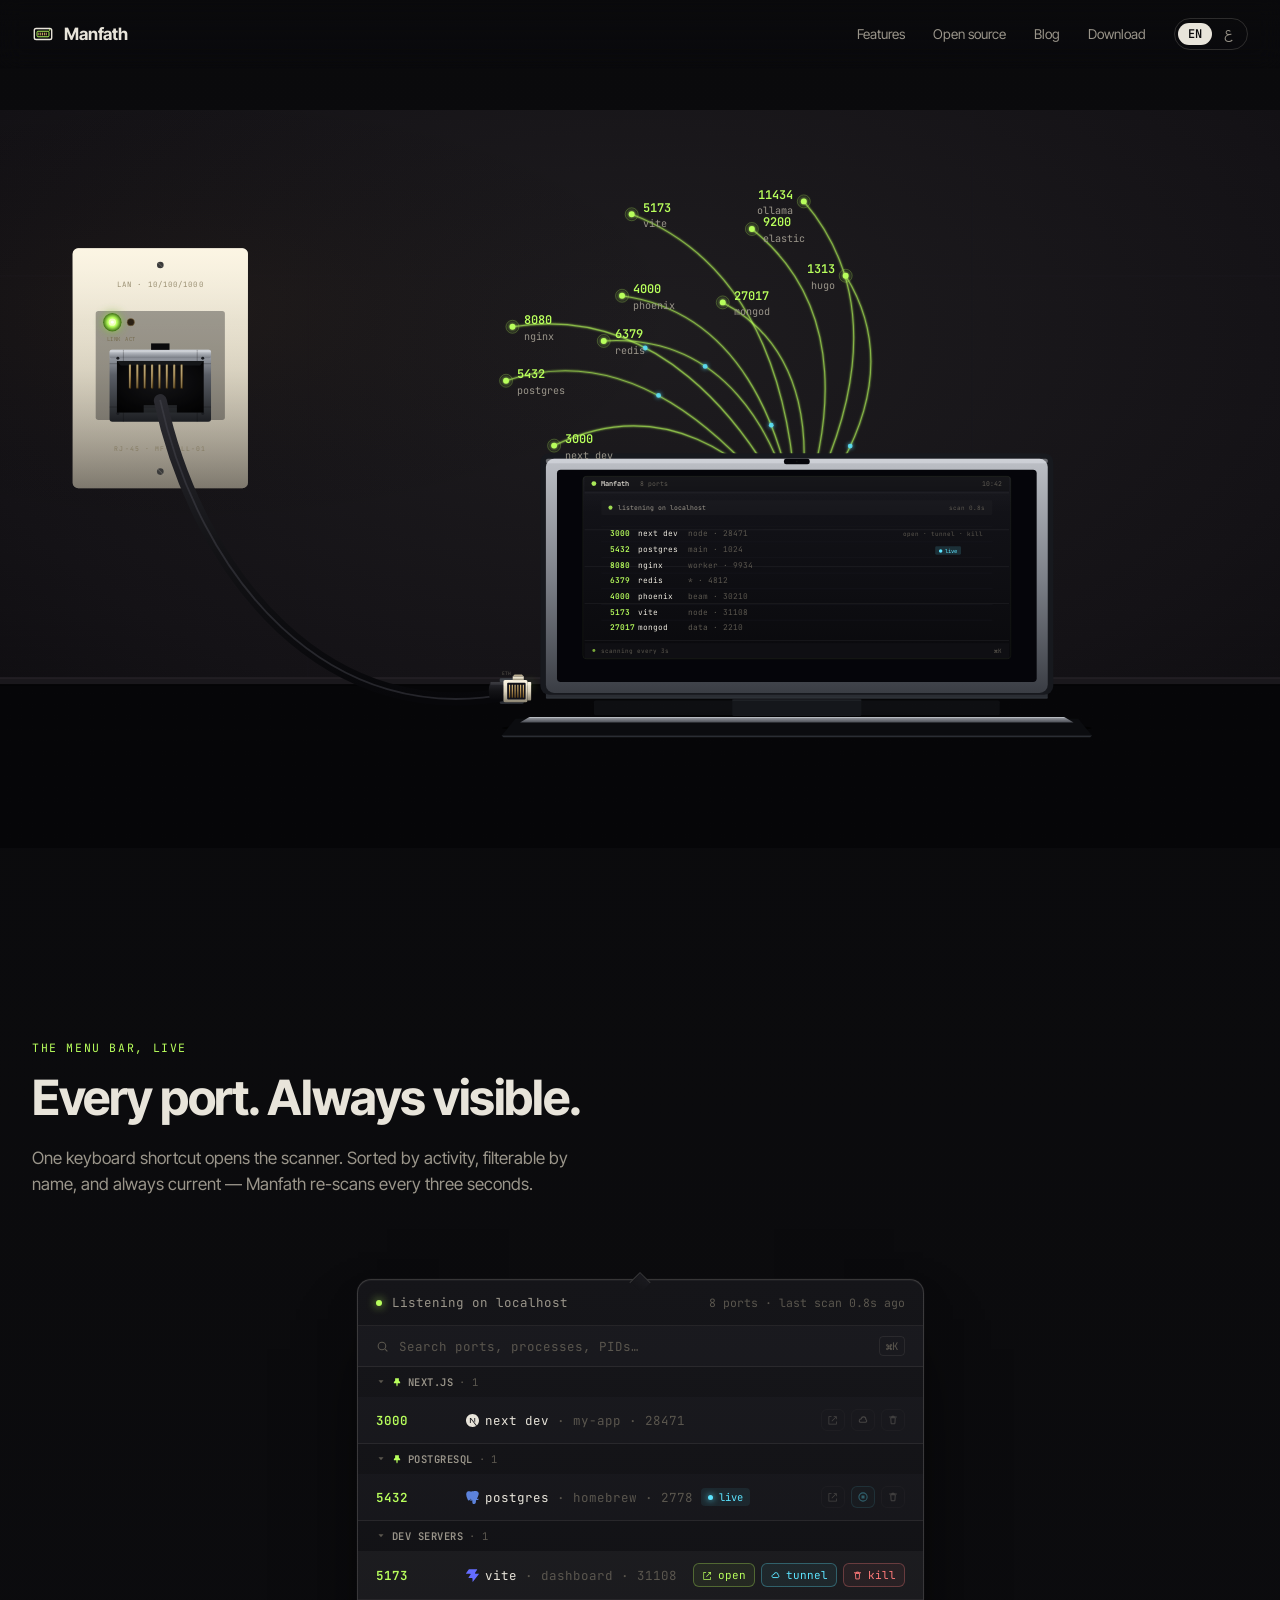
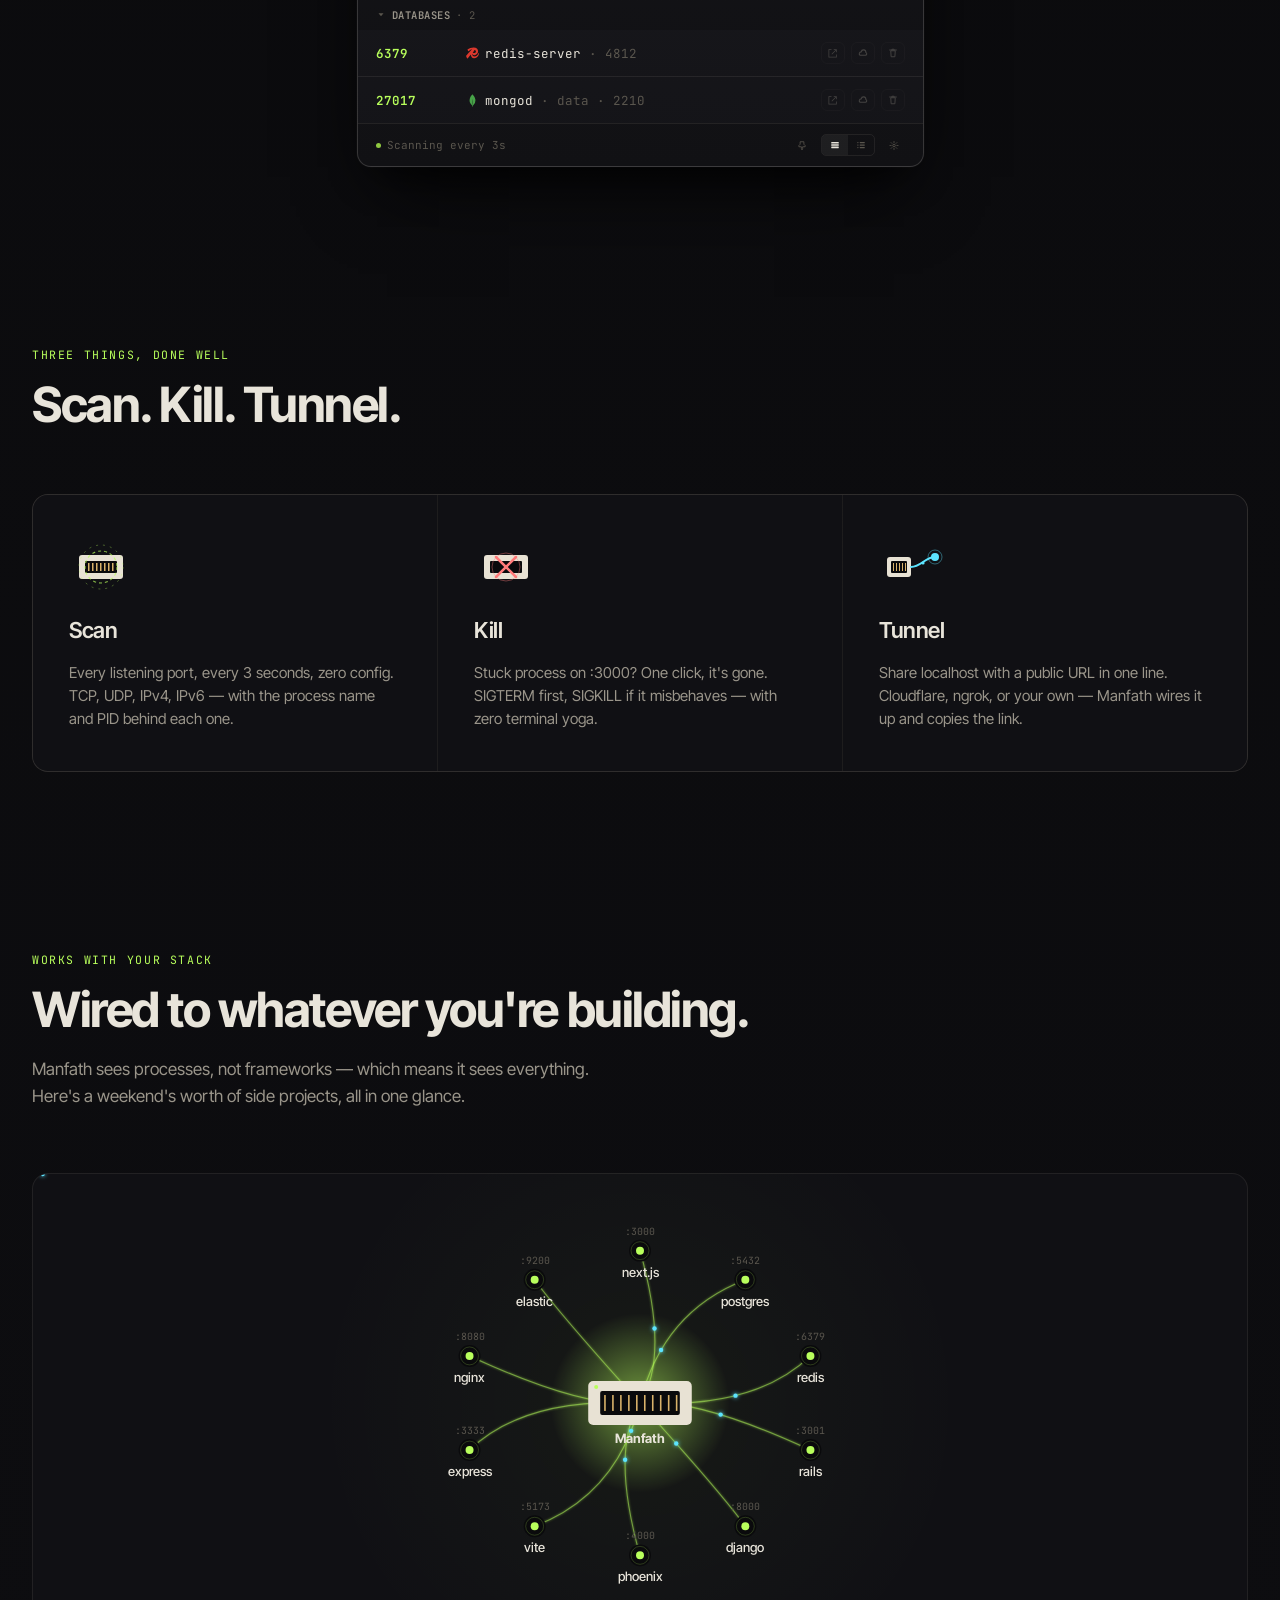
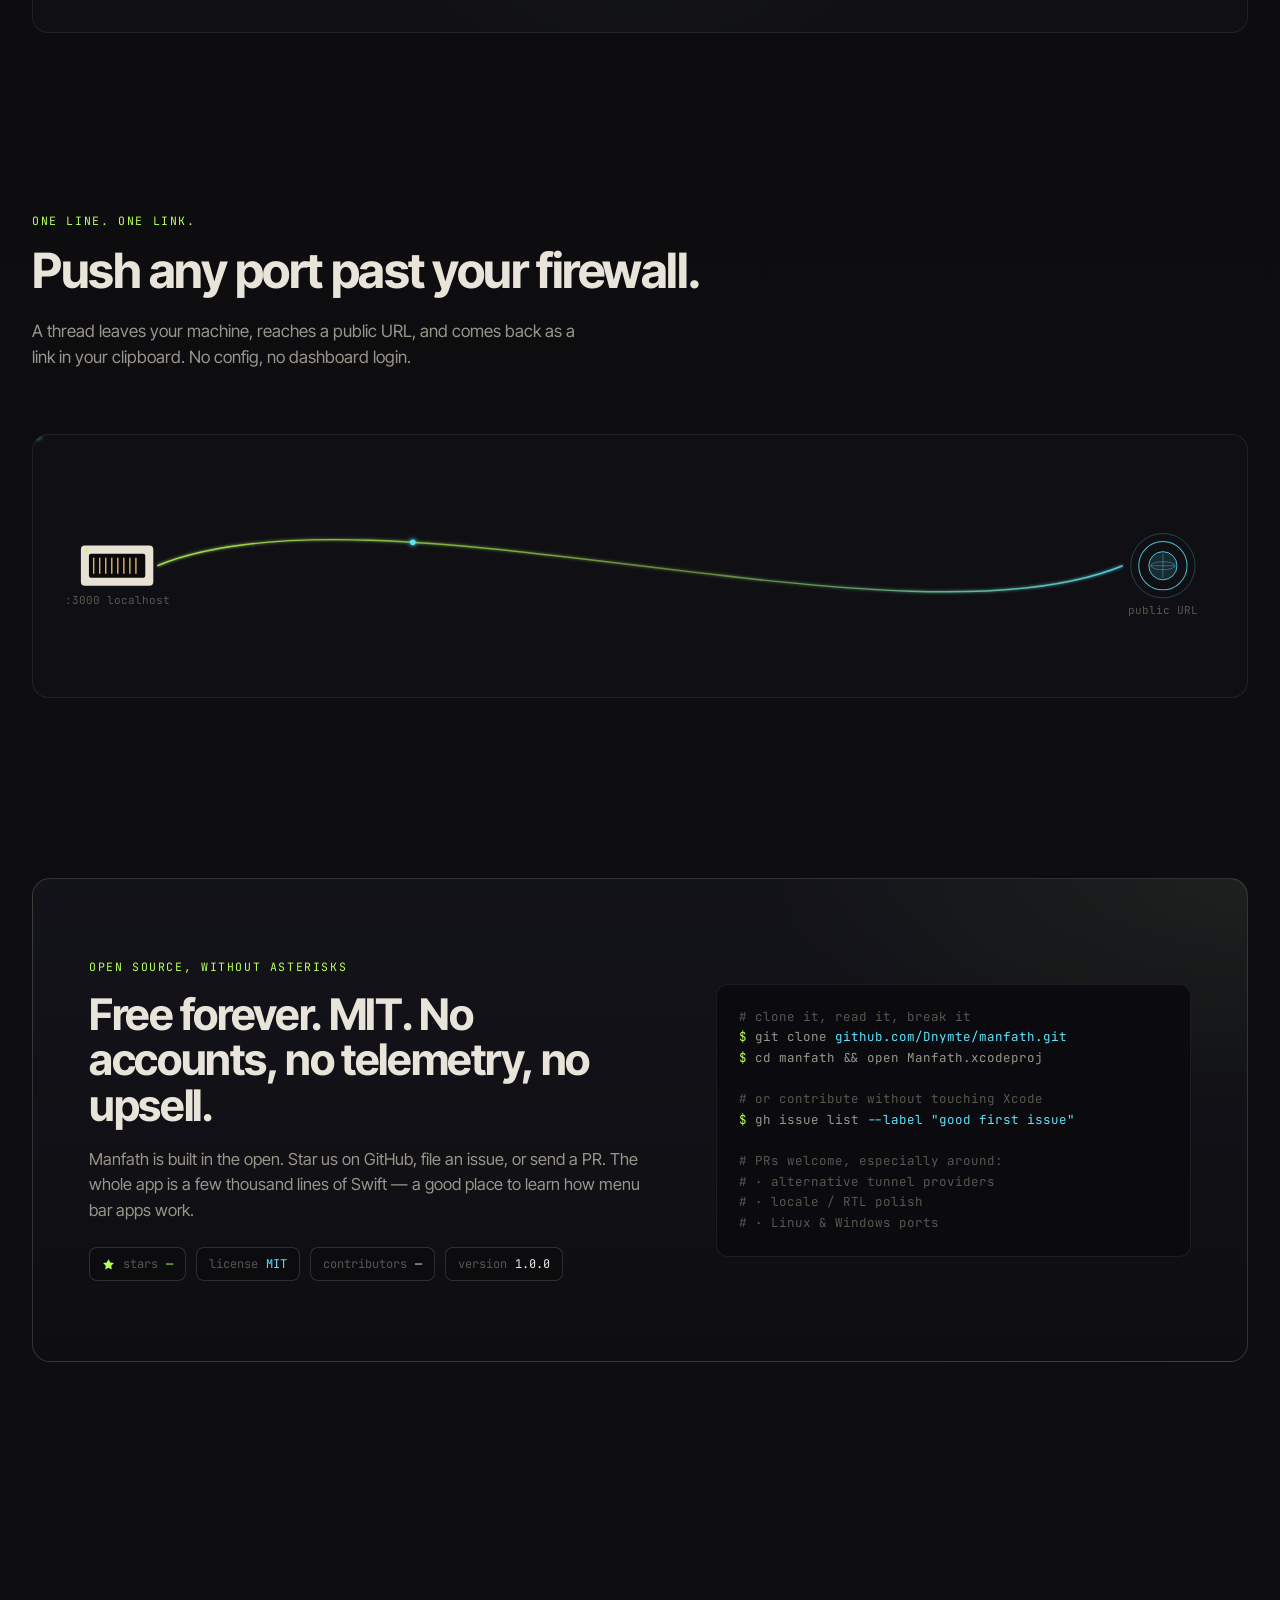
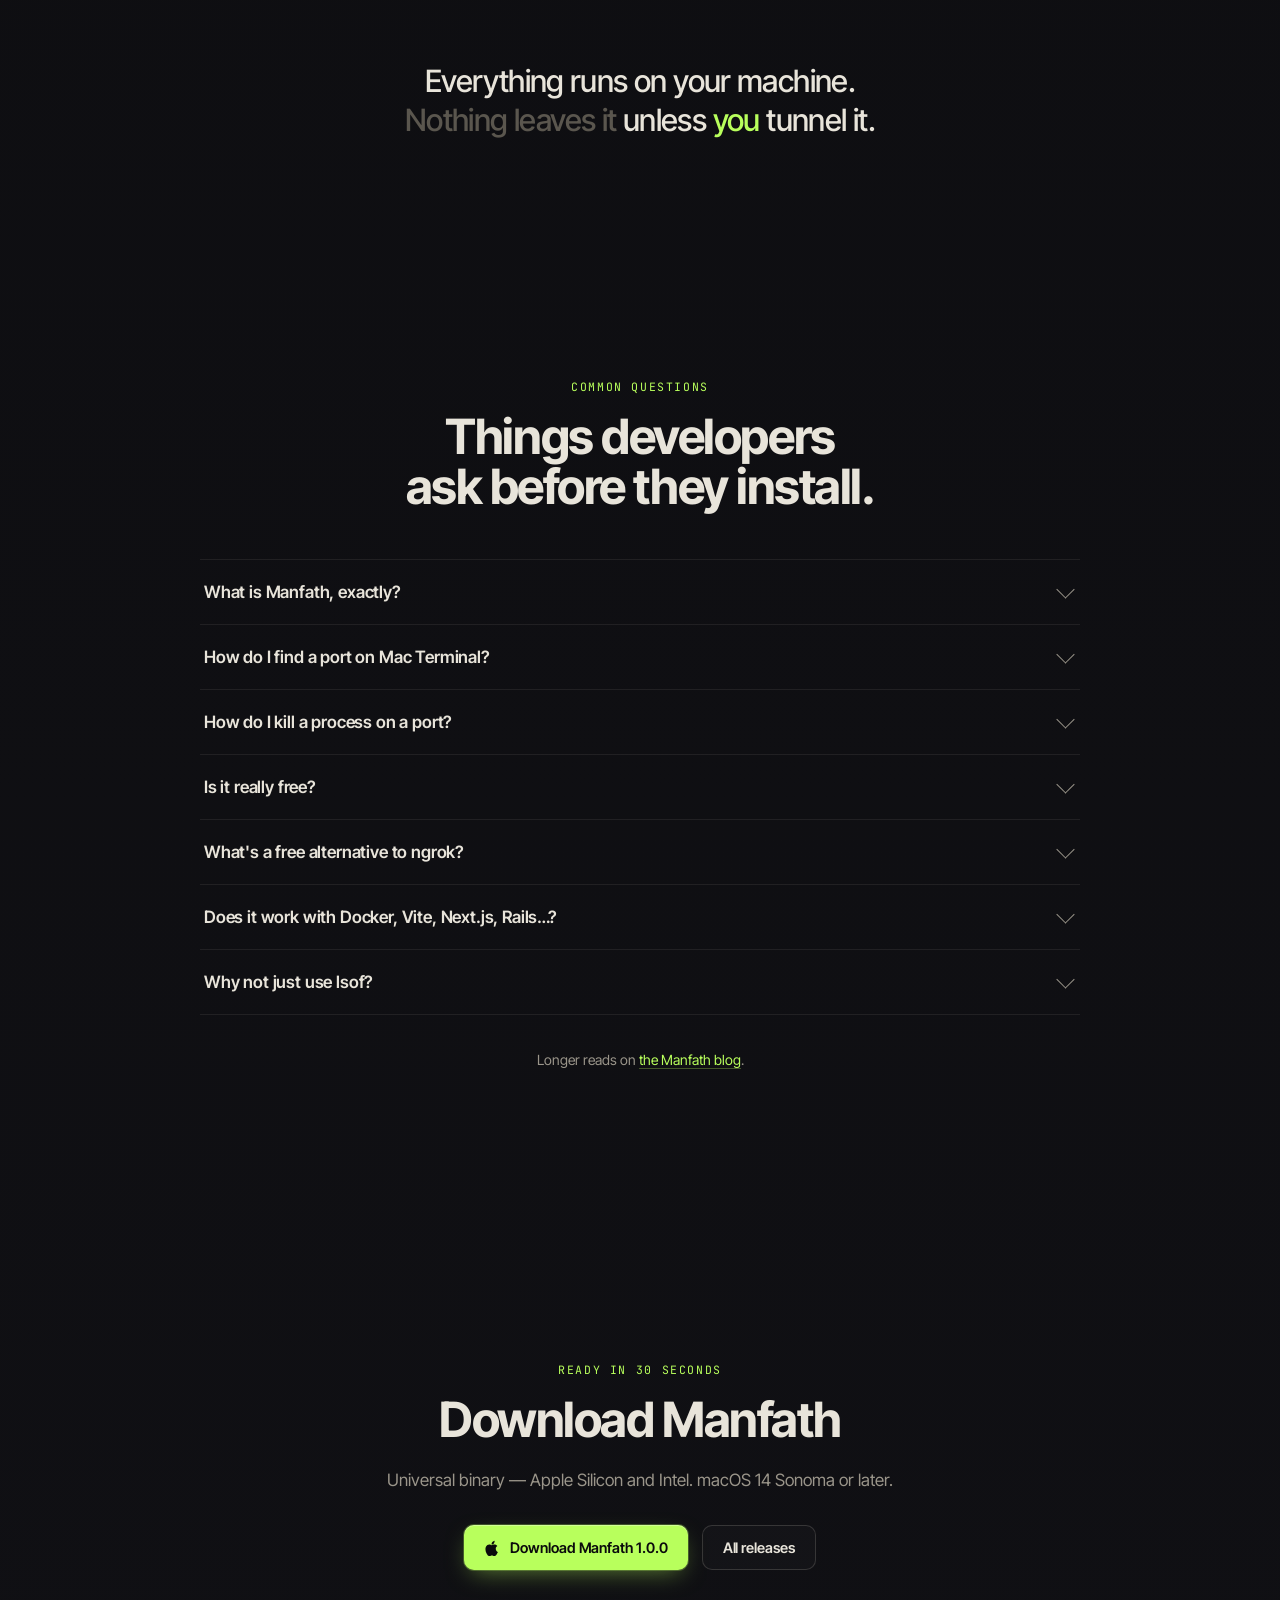
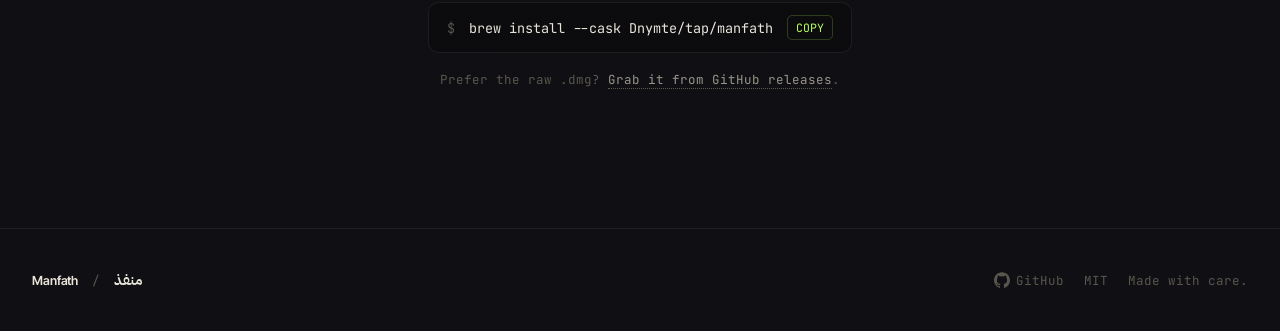
<file: web/index.html>
<!doctype html>
<html lang="en" dir="ltr">
<head>
<meta charset="utf-8" />
<meta name="viewport" content="width=device-width, initial-scale=1" />
<meta name="theme-color" content="#0a0a0c" />

<title id="docTitle">Manfath — See every port. Kill what you don't need. Share the rest.</title>
<meta id="metaDesc" name="description" content="Free, open-source macOS menu bar app that shows every localhost port — scan, kill, and tunnel in one click. No accounts, no telemetry." />
<meta name="keywords" content="how to find a port on mac terminal, find port mac terminal, lsof mac terminal, macOS, menu bar, localhost, ports, lsof, tunnel, ngrok, cloudflared, developer tools, open source, EADDRINUSE, port already in use, kill process on port, free ngrok alternative" />
<meta name="author" content="Manfath contributors" />
<meta name="application-name" content="Manfath" />
<meta name="apple-mobile-web-app-title" content="Manfath" />
<meta name="robots" content="index, follow, max-image-preview:large, max-snippet:-1, max-video-preview:-1" />
<meta name="googlebot" content="index, follow" />
<link rel="canonical" href="https://manfath.dev/" />

<!-- LLM / AI crawlers: pointer to a plain-text site brief. -->
<link rel="alternate" type="text/plain" title="LLM-friendly site summary" href="/llms.txt" />

<!-- Localized alternates -->
<link rel="alternate" hreflang="en" href="https://manfath.dev/" />
<link rel="alternate" hreflang="ar" href="https://manfath.dev/?lang=ar" />
<link rel="alternate" hreflang="x-default" href="https://manfath.dev/" />

<!-- Favicons -->
<link rel="icon" type="image/svg+xml" href="assets/favicon.svg" />
<link rel="apple-touch-icon" href="assets/apple-touch-icon.png" />
<link rel="mask-icon" href="assets/favicon.svg" color="#b8ff5c" />

<!-- Open Graph -->
<meta property="og:type" content="website" />
<meta property="og:site_name" content="Manfath" />
<meta property="og:title" content="Manfath — See every port. Kill what you don't need. Share the rest." />
<meta property="og:description" content="Free, open-source macOS menu bar app that shows every localhost port — scan, kill, and tunnel in one click." />
<meta property="og:url" content="https://manfath.dev/" />
<meta property="og:image" content="https://manfath.dev/assets/og.png" />
<meta property="og:image:width" content="1200" />
<meta property="og:image:height" content="630" />
<meta property="og:image:alt" content="Manfath — see every port, kill what you don't need, share the rest." />
<meta property="og:locale" content="en_US" />
<meta property="og:locale:alternate" content="ar_SA" />

<!-- Twitter / X -->
<meta name="twitter:card" content="summary_large_image" />
<meta name="twitter:title" content="Manfath — See every port. Kill what you don't need. Share the rest." />
<meta name="twitter:description" content="Free, open-source macOS menu bar app that shows every localhost port — scan, kill, and tunnel in one click." />
<meta name="twitter:image" content="https://manfath.dev/assets/og.png" />

<!-- Schema.org — multiple graphs so search and AI crawlers
     can pick the entity that matches their slot. -->
<script type="application/ld+json">
{
  "@context": "https://schema.org",
  "@graph": [
    {
      "@type": "SoftwareApplication",
      "@id": "https://manfath.dev/#app",
      "name": "Manfath",
      "alternateName": ["منفذ", "Manfath for macOS"],
      "operatingSystem": "macOS 14 Sonoma or later",
      "applicationCategory": "DeveloperApplication",
      "applicationSubCategory": "Menu bar utility",
      "url": "https://manfath.dev/",
      "downloadUrl": "https://github.com/Dnymte/manfath/releases/latest",
      "installUrl": "https://github.com/Dnymte/manfath/releases/latest",
      "softwareVersion": "1.0.0",
      "fileSize": "≈4 MB",
      "license": "https://github.com/Dnymte/manfath/blob/main/LICENSE",
      "description": "Free, open-source macOS menu bar app that lists every listening localhost port, kills stuck processes with one click, and exposes any port to the public internet via Cloudflare or ngrok tunnels. No accounts, no telemetry.",
      "featureList": [
        "Live scan of TCP/UDP/IPv4/IPv6 listening ports every 3 seconds",
        "One-click process kill (SIGTERM then SIGKILL)",
        "One-click public tunnel via Cloudflare, ngrok, or custom command",
        "Search and filter by port, process, or PID",
        "Keyboard shortcut to open from anywhere",
        "Universal binary for Apple Silicon and Intel",
        "Full English and Arabic (RTL) localization"
      ],
      "offers": { "@type": "Offer", "price": "0", "priceCurrency": "USD" },
      "author": { "@id": "https://manfath.dev/#org" },
      "publisher": { "@id": "https://manfath.dev/#org" },
      "isAccessibleForFree": true,
      "inLanguage": ["en", "ar"]
    },
    {
      "@type": "Organization",
      "@id": "https://manfath.dev/#org",
      "name": "Manfath",
      "url": "https://manfath.dev/",
      "logo": "https://manfath.dev/assets/apple-touch-icon.png",
      "sameAs": [
        "https://github.com/Dnymte/manfath",
        "https://github.com/Dnymte"
      ]
    },
    {
      "@type": "WebSite",
      "@id": "https://manfath.dev/#site",
      "url": "https://manfath.dev/",
      "name": "Manfath",
      "publisher": { "@id": "https://manfath.dev/#org" },
      "inLanguage": ["en", "ar"]
    },
    {
      "@type": "BreadcrumbList",
      "itemListElement": [
        { "@type": "ListItem", "position": 1, "name": "Manfath", "item": "https://manfath.dev/" }
      ]
    },
    {
      "@type": "FAQPage",
      "mainEntity": [
        {
          "@type": "Question",
          "name": "What is Manfath?",
          "acceptedAnswer": {
            "@type": "Answer",
            "text": "Manfath is a free, open-source macOS menu bar app that lists every listening localhost port on your machine. It shows the process and PID behind each port, lets you kill any process with one click, and exposes any local port to the public internet via Cloudflare Tunnel, ngrok, or a custom command. It runs entirely on your machine — no accounts, no telemetry."
          }
        },
        {
          "@type": "Question",
          "name": "How do I find a port on Mac Terminal?",
          "acceptedAnswer": {
            "@type": "Answer",
            "text": "Open Terminal on your Mac (Cmd+Space → 'Terminal') and run: lsof -nP -iTCP:3000 -sTCP:LISTEN — replace 3000 with the port you want. The PID column tells you which process owns the port; the COMMAND column tells you the program name. lsof is preinstalled on every macOS version. With Manfath, the same information is one click away in the menu bar — every listening port, sorted by activity, refreshed every 3 seconds."
          }
        },
        {
          "@type": "Question",
          "name": "How do I kill a process running on a specific port on macOS?",
          "acceptedAnswer": {
            "@type": "Answer",
            "text": "From the terminal: `kill -9 $(lsof -ti :3000)` will force-kill whatever is listening on port 3000. Use SIGTERM first (`kill <pid>`) when you can — it lets the process clean up. Manfath does both automatically: SIGTERM first, escalating to SIGKILL only if the process refuses to exit."
          }
        },
        {
          "@type": "Question",
          "name": "Is Manfath really free?",
          "acceptedAnswer": {
            "@type": "Answer",
            "text": "Yes. Manfath is MIT-licensed and free forever. There is no paid tier, no telemetry, and no account. The full source is on GitHub at github.com/Dnymte/manfath."
          }
        },
        {
          "@type": "Question",
          "name": "What's a free alternative to ngrok on macOS?",
          "acceptedAnswer": {
            "@type": "Answer",
            "text": "Cloudflare Tunnel (`cloudflared`) gives you free, unlimited, named public URLs for any localhost port. Other options include localhost.run, bore, and tailscale-funnel. Manfath ships with Cloudflare and ngrok built-in — pick a port, click Tunnel, the public URL lands in your clipboard."
          }
        },
        {
          "@type": "Question",
          "name": "Does Manfath work with Docker, Vite, Next.js, Rails, etc.?",
          "acceptedAnswer": {
            "@type": "Answer",
            "text": "Yes. Manfath sees processes, not frameworks — anything that opens a listening socket on macOS shows up. That includes Vite, Next.js, Rails/Puma, Django, Express, FastAPI, Postgres, Redis, Docker-mapped host ports, and so on."
          }
        },
        {
          "@type": "Question",
          "name": "What's the difference between Manfath and just using lsof?",
          "acceptedAnswer": {
            "@type": "Answer",
            "text": "`lsof` is great when you already know the port and you're already in a terminal. Manfath is the always-visible, sortable, filterable, killable, tunnel-able view of everything that's listening — designed for the case where you don't yet know what's running, or where you want to free a port without leaving your editor."
          }
        }
      ]
    }
  ]
}
</script>

<link rel="preconnect" href="https://fonts.googleapis.com">
<link rel="preconnect" href="https://fonts.gstatic.com" crossorigin>
<link href="https://fonts.googleapis.com/css2?family=Inter+Tight:wght@400;500;600;700;800&family=JetBrains+Mono:wght@400;500;600&family=IBM+Plex+Sans+Arabic:wght@400;500;600;700&display=swap" rel="stylesheet">
<link rel="stylesheet" href="assets/css/styles.css" />
</head>
<body>

<nav class="top" id="nav">
  <a class="brand" href="#">
    <svg class="brand-mark" viewBox="0 0 24 24" fill="none" aria-hidden="true">
      <rect x="2.5" y="6" width="19" height="12" rx="2" stroke="#e8e4da" stroke-width="1.5"/>
      <rect x="5.5" y="9" width="13" height="6" rx="1" fill="#0a0a0c" stroke="#b8ff5c" stroke-width="1"/>
      <rect x="7" y="10.5" width="1" height="3" fill="#d9b26a"/>
      <rect x="9" y="10.5" width="1" height="3" fill="#d9b26a"/>
      <rect x="11" y="10.5" width="1" height="3" fill="#d9b26a"/>
      <rect x="13" y="10.5" width="1" height="3" fill="#d9b26a"/>
      <rect x="15" y="10.5" width="1" height="3" fill="#d9b26a"/>
      <circle cx="19.2" cy="7.6" r=".9" fill="#b8ff5c"/>
    </svg>
    <span class="brand-name" data-i18n="brand">Manfath</span>
    <span class="brand-ar">منفذ</span>
  </a>
  <div class="nav-links">
    <a href="#features" class="hide-sm" data-i18n="nav.features">Features</a>
    <a href="#oss" class="hide-sm" data-i18n="nav.oss">Open source</a>
    <a href="/blog/" class="hide-sm" data-i18n="nav.blog" data-blog-link>Blog</a>
    <a href="#download" class="hide-sm" data-i18n="nav.download">Download</a>
    <div class="lang" role="group" aria-label="Language">
      <button id="lang-en" class="on" aria-pressed="true">EN</button>
      <button id="lang-ar" class="ar-btn" aria-pressed="false">ع</button>
    </div>
  </div>
</nav>

<section class="hero">
  <div class="hero-stage">
    <div class="hero-copy" id="heroCopy">
      <span class="hero-eyebrow"><span class="dot"></span><span data-i18n="hero.eyebrow">v1.0 · Free forever</span></span>
      <h1 class="hero-title">
        <span data-i18n="hero.title.line1">See every port.</span><br>
        <span data-i18n="hero.title.line2">Kill what you don't need.</span><br>
        <span class="lg-amber" data-i18n="hero.title.line3">Share the rest.</span>
      </h1>
      <p class="hero-sub" data-i18n="hero.sub">A free, open-source menu bar app for macOS that shows every localhost port on your machine — with one-click kill and public tunnels built in.</p>
      <div class="hero-ctas">
        <a class="btn btn-primary" href="#download">
          <svg width="16" height="16" viewBox="0 0 24 24" fill="currentColor" aria-hidden="true"><path d="M17.6 13.3c0-2.9 2.3-4.2 2.4-4.3-1.3-1.9-3.4-2.2-4.1-2.2-1.7-.2-3.4 1-4.3 1-.9 0-2.3-1-3.8-1-1.9 0-3.7 1.1-4.7 2.9-2 3.5-.5 8.7 1.4 11.5 1 1.4 2.1 3 3.6 2.9 1.5-.1 2-.9 3.8-.9s2.2.9 3.8.9c1.6 0 2.6-1.4 3.5-2.8 1.1-1.6 1.6-3.2 1.6-3.2-.1 0-3.2-1.2-3.2-4.8zM14.7 5.1c.8-1 1.4-2.4 1.2-3.8-1.2.1-2.6.8-3.4 1.8-.8.9-1.4 2.3-1.2 3.7 1.3.1 2.7-.7 3.4-1.7z"/></svg>
          <span data-i18n="hero.cta.download">Download for Mac</span>
        </a>
        <a class="btn btn-ghost" href="https://github.com/Dnymte/manfath" target="_blank" rel="noopener">
          <svg width="16" height="16" viewBox="0 0 24 24" fill="currentColor" aria-hidden="true"><path d="M12 .5C5.37.5 0 5.87 0 12.5c0 5.3 3.44 9.8 8.21 11.39.6.11.82-.26.82-.58 0-.29-.01-1.04-.02-2.05-3.34.72-4.04-1.61-4.04-1.61-.55-1.39-1.34-1.76-1.34-1.76-1.09-.74.08-.73.08-.73 1.2.08 1.84 1.24 1.84 1.24 1.07 1.84 2.81 1.31 3.5 1 .11-.78.42-1.31.76-1.61-2.66-.3-5.47-1.33-5.47-5.93 0-1.31.47-2.38 1.24-3.22-.12-.31-.54-1.53.12-3.18 0 0 1.01-.32 3.3 1.23a11.5 11.5 0 016 0c2.29-1.55 3.3-1.23 3.3-1.23.66 1.65.24 2.87.12 3.18.77.84 1.24 1.91 1.24 3.22 0 4.61-2.81 5.62-5.49 5.92.43.37.81 1.1.81 2.22 0 1.6-.01 2.89-.01 3.28 0 .32.22.7.83.58C20.56 22.3 24 17.8 24 12.5 24 5.87 18.63.5 12 .5z"/></svg>
          <span data-i18n="hero.cta.github">View on GitHub</span>
        </a>
      </div>
      <div class="hero-foss" data-i18n="hero.foss">Free and open source. Forever.</div>
    </div>

    <svg class="hero-svg" id="heroSvg" viewBox="0 0 1400 800" preserveAspectRatio="xMidYMid slice" aria-hidden="true">
      <defs>
        <!-- wall concrete -->
        <radialGradient id="wall" cx=".5" cy=".3" r=".9">
          <stop offset="0" stop-color="#1e1c1f"/>
          <stop offset=".6" stop-color="#141216"/>
          <stop offset="1" stop-color="#0a090c"/>
        </radialGradient>
        <pattern id="wallGrain" width="3" height="3" patternUnits="userSpaceOnUse">
          <rect width="3" height="3" fill="transparent"/>
          <circle cx="1" cy="1" r=".35" fill="#2a262c" opacity=".5"/>
          <circle cx="2.2" cy="2.4" r=".25" fill="#3a353c" opacity=".3"/>
        </pattern>

        <!-- faceplate ivory -->
        <linearGradient id="ivory" x1="0" x2="0" y1="0" y2="1">
          <stop offset="0" stop-color="#efe9d9"/>
          <stop offset=".5" stop-color="#e0d9c6"/>
          <stop offset="1" stop-color="#b8b0a0"/>
        </linearGradient>
        <linearGradient id="ivoryBevel" x1="0" x2="0" y1="0" y2="1">
          <stop offset="0" stop-color="#fff8e6" stop-opacity=".9"/>
          <stop offset=".3" stop-color="#fff8e6" stop-opacity=".1"/>
          <stop offset="1" stop-color="#000" stop-opacity=".35"/>
        </linearGradient>
        <!-- steel shield -->
        <linearGradient id="steel" x1="0" x2="0" y1="0" y2="1">
          <stop offset="0" stop-color="#aeb3bb"/>
          <stop offset=".35" stop-color="#5a5e66"/>
          <stop offset=".7" stop-color="#3a3d42"/>
          <stop offset="1" stop-color="#1c1e22"/>
        </linearGradient>
        <linearGradient id="steelTop" x1="0" x2="0" y1="0" y2="1">
          <stop offset="0" stop-color="#e6e9ee"/>
          <stop offset="1" stop-color="#6a6e76"/>
        </linearGradient>
        <!-- interior cavity -->
        <radialGradient id="cavity" cx=".5" cy=".4" r=".8">
          <stop offset="0" stop-color="#1a1a1e"/>
          <stop offset=".7" stop-color="#070708"/>
          <stop offset="1" stop-color="#000"/>
        </radialGradient>
        <!-- gold pin -->
        <linearGradient id="gold" x1="0" x2="0" y1="0" y2="1">
          <stop offset="0" stop-color="#f8dfa0"/>
          <stop offset=".45" stop-color="#d9b26a"/>
          <stop offset="1" stop-color="#6e501c"/>
        </linearGradient>
        <!-- LED glow -->
        <radialGradient id="ledGrad" cx=".5" cy=".5" r=".5">
          <stop offset="0" stop-color="#d4ff8a"/>
          <stop offset=".5" stop-color="#b8ff5c"/>
          <stop offset="1" stop-color="#3a6a14"/>
        </radialGradient>
        <filter id="ledGlow" x="-200%" y="-200%" width="500%" height="500%">
          <feGaussianBlur stdDeviation="5" result="b"/>
          <feMerge><feMergeNode in="b"/><feMergeNode in="SourceGraphic"/></feMerge>
        </filter>
        <filter id="threadGlow" x="-50%" y="-50%" width="200%" height="200%">
          <feGaussianBlur stdDeviation="1.4" result="b"/>
          <feMerge><feMergeNode in="b"/><feMergeNode in="SourceGraphic"/></feMerge>
        </filter>
        <filter id="packetGlow" x="-200%" y="-200%" width="500%" height="500%">
          <feGaussianBlur stdDeviation="2.4" result="b"/>
          <feMerge><feMergeNode in="b"/><feMergeNode in="SourceGraphic"/></feMerge>
        </filter>
        <filter id="screenGlow" x="-20%" y="-20%" width="140%" height="140%">
          <feGaussianBlur stdDeviation="2.5" result="b"/>
          <feMerge><feMergeNode in="b"/><feMergeNode in="SourceGraphic"/></feMerge>
        </filter>

        <!-- cable jacket: matte black -->
        <linearGradient id="jacket" x1="0" x2="0" y1="0" y2="1">
          <stop offset="0" stop-color="#2a2a30"/>
          <stop offset=".5" stop-color="#131316"/>
          <stop offset="1" stop-color="#07070a"/>
        </linearGradient>
        <linearGradient id="plugIvory" x1="0" x2="0" y1="0" y2="1">
          <stop offset="0" stop-color="#faf4e4"/>
          <stop offset=".5" stop-color="#ddd4bd"/>
          <stop offset="1" stop-color="#8d8572"/>
        </linearGradient>

        <!-- laptop body -->
        <linearGradient id="alum" x1="0" x2="0" y1="0" y2="1">
          <stop offset="0" stop-color="#bdc0c6"/>
          <stop offset=".5" stop-color="#7e828a"/>
          <stop offset="1" stop-color="#3a3d44"/>
        </linearGradient>
        <linearGradient id="alumDeck" x1="0" x2="0" y1="0" y2="1">
          <stop offset="0" stop-color="#9ea1a8"/>
          <stop offset="1" stop-color="#4a4d54"/>
        </linearGradient>
        <linearGradient id="alumBase" x1="0" x2="0" y1="0" y2="1">
          <stop offset="0" stop-color="#6a6d74"/>
          <stop offset=".5" stop-color="#3a3d44"/>
          <stop offset="1" stop-color="#1a1c20"/>
        </linearGradient>
        <linearGradient id="screenBg" x1="0" x2="0" y1="0" y2="1">
          <stop offset="0" stop-color="#14141a"/>
          <stop offset="1" stop-color="#0a0a0d"/>
        </linearGradient>
        <linearGradient id="screenReflect" x1="0" x2="0" y1="0" y2="1">
          <stop offset="0" stop-color="#fff" stop-opacity=".08"/>
          <stop offset="1" stop-color="#fff" stop-opacity="0"/>
        </linearGradient>

        <!-- floor shadow -->
        <radialGradient id="floorShade" cx=".5" cy=".5" r=".5">
          <stop offset="0" stop-color="#000" stop-opacity=".75"/>
          <stop offset="1" stop-color="#000" stop-opacity="0"/>
        </radialGradient>

        <!-- clip so threads burst from inside the screen but stay visible -->
        <clipPath id="screenClip">
          <rect x="-230" y="-125" width="460" height="250" rx="5"/>
        </clipPath>
      </defs>

      <!-- ═════ WALL + FLOOR backdrop ═════ -->
      <g id="wallLayer">
        <!-- full backdrop wall -->
        <rect id="wallRect" x="0" y="0" width="1400" height="800" fill="url(#wall)"/>
        <rect x="0" y="0" width="1400" height="800" fill="url(#wallGrain)" opacity=".4"/>
        <!-- horizontal wainscot line -->
        <line x1="0" y1="180" x2="1400" y2="180" stroke="#1f1c22" stroke-width="1" opacity=".5"/>
        <!-- vertical wall seams (panelling) -->
        <g stroke="#1a1820" stroke-width="1" opacity=".35">
          <line x1="340" y1="0" x2="340" y2="620"/>
          <line x1="1060" y1="0" x2="1060" y2="620"/>
        </g>
        <!-- floor -->
        <rect x="0" y="620" width="1400" height="180" fill="#060608"/>
        <rect x="0" y="620" width="1400" height="180" fill="url(#wallGrain)" opacity=".25"/>
        <!-- baseboard -->
        <rect x="0" y="615" width="1400" height="8" fill="#1a181c"/>
        <rect x="0" y="615" width="1400" height="1.5" fill="#2a262c" opacity=".7"/>
        <!-- horizon line -->
        <line x1="0" y1="623" x2="1400" y2="623" stroke="#000" stroke-width="1" opacity=".9"/>
        <!-- wall-light wash on outlet side -->
        <radialGradient id="wallWash" cx=".15" cy=".35" r=".4">
          <stop offset="0" stop-color="#3a2a18" stop-opacity=".2"/>
          <stop offset="1" stop-color="#000" stop-opacity="0"/>
        </radialGradient>
        <rect x="0" y="0" width="1400" height="620" fill="url(#wallWash)" id="wallWashRect"/>
      </g>

      <!-- ═════ FLOOR SHADOWS ═════ -->
      <ellipse id="laptopShadow" cx="870" cy="660" rx="280" ry="16" fill="url(#floorShade)" opacity=".85"/>

      <!-- ═════ WALL OUTLET + RJ45 PORT (wall side) ═════ -->
      <!-- outletAnchor translates the whole outlet; flipped in RTL via JS -->
      <g id="outlet" transform="translate(1150 330)">
        <!-- faceplate -->
        <rect x="-95" y="-130" width="190" height="260" rx="6" fill="url(#ivory)"/>
        <rect x="-95" y="-130" width="190" height="260" rx="6" fill="url(#ivoryBevel)" opacity=".9"/>
        <!-- screws -->
        <g fill="#3a3a3a">
          <circle cx="0" cy="-112" r="3.6"/>
          <circle cx="0" cy="112" r="3.6"/>
        </g>
        <g stroke="#fff8e6" stroke-width=".5" fill="none" opacity=".5">
          <line x1="-3" y1="-115" x2="3" y2="-109"/>
          <line x1="-3" y1="109" x2="3" y2="115"/>
        </g>
        <!-- cutout inset -->
        <rect x="-70" y="-62" width="140" height="118" rx="3" fill="#0a0a0c" opacity=".35"/>

        <!-- printed label -->
        <text x="0" y="-88" font-family="JetBrains Mono, monospace" font-size="8" fill="#6a5d3a" opacity=".65" text-anchor="middle" letter-spacing="1.2">LAN · 10/100/1000</text>
        <text x="0" y="90" font-family="JetBrains Mono, monospace" font-size="7" fill="#6a5d3a" opacity=".5" text-anchor="middle" letter-spacing="1.2">RJ-45 · MF-WALL-01</text>

        <!-- LEDs -->
        <g id="wallLed" transform="translate(-52 -50)" opacity="0">
          <circle r="10" fill="url(#ledGrad)" filter="url(#ledGlow)"/>
          <circle r="4" fill="#f2ffc0"/>
          <circle r="1.6" fill="#fff" opacity=".9"/>
        </g>
        <g transform="translate(-32 -50)"><circle r="4" fill="#2a2014" stroke="#8a7040" stroke-width=".5"/></g>
        <text x="-58" y="-30" font-family="JetBrains Mono, monospace" font-size="6" fill="#6a5d3a" opacity=".7" letter-spacing=".4">LINK</text>
        <text x="-38" y="-30" font-family="JetBrains Mono, monospace" font-size="6" fill="#6a5d3a" opacity=".7" letter-spacing=".4">ACT</text>

        <!-- steel shield -->
        <rect x="-55" y="-20" width="110" height="78" rx="3" fill="url(#steel)"/>
        <rect x="-55" y="-20" width="110" height="9" rx="2" fill="url(#steelTop)" opacity=".65"/>
        <g stroke="#0a0a0c" stroke-width=".5" opacity=".55">
          <line x1="-55" y1="-5" x2="55" y2="-5"/>
          <line x1="-55" y1="42" x2="55" y2="42"/>
          <line x1="-40" y1="-20" x2="-40" y2="58"/>
          <line x1="40" y1="-20" x2="40" y2="58"/>
        </g>
        <g fill="#1a1c20">
          <circle cx="-46" cy="-11" r="1.6"/><circle cx="46" cy="-11" r="1.6"/>
          <circle cx="-46" cy="49" r="1.6"/><circle cx="46" cy="49" r="1.6"/>
        </g>
        <!-- latch cutout top -->
        <path d="M -10 -20 L -10 -27 L 10 -27 L 10 -20 Z" fill="#0a0a0c"/>
        <!-- inner cavity -->
        <path d="M -47 -8 L -47 48 L -18 48 L -18 40 L 18 40 L 18 48 L 47 48 L 47 -8 Z" fill="url(#cavity)"/>
        <path d="M -47 -8 L 47 -8 L 43 -3 L -43 -3 Z" fill="#1e2024" opacity=".85"/>
        <!-- pins -->
        <g fill="url(#gold)" stroke="#5a3f18" stroke-width=".3">
          <rect x="-34" y="-4" width="2.2" height="26" rx=".5"/>
          <rect x="-26" y="-4" width="2.2" height="26" rx=".5"/>
          <rect x="-18" y="-4" width="2.2" height="26" rx=".5"/>
          <rect x="-10" y="-4" width="2.2" height="26" rx=".5"/>
          <rect x="-2" y="-4" width="2.2" height="26" rx=".5"/>
          <rect x="6" y="-4" width="2.2" height="26" rx=".5"/>
          <rect x="14" y="-4" width="2.2" height="26" rx=".5"/>
          <rect x="22" y="-4" width="2.2" height="26" rx=".5"/>
        </g>
        <g fill="#fff4c7" opacity=".7">
          <rect x="-33.5" y="-3" width=".5" height="24"/>
          <rect x="-25.5" y="-3" width=".5" height="24"/>
          <rect x="-17.5" y="-3" width=".5" height="24"/>
          <rect x="-9.5" y="-3" width=".5" height="24"/>
          <rect x="-1.5" y="-3" width=".5" height="24"/>
          <rect x="6.5" y="-3" width=".5" height="24"/>
          <rect x="14.5" y="-3" width=".5" height="24"/>
          <rect x="22.5" y="-3" width=".5" height="24"/>
        </g>
        <rect x="-47" y="-8" width="94" height="56" fill="black" opacity=".22"/>
        <path d="M -55 -18 L 55 -18" stroke="#fff" stroke-width=".8" stroke-opacity=".3"/>
      </g>

<!-- ═════ THREAD LAYER — drawn BEFORE the laptop so threads fan out
     from behind the screen, not on top of the chassis. Populated by JS. ═════ -->
      <g id="threads"></g>
      <g id="packets"></g>

      <!-- ═════ LAPTOP — clean front-facing silver laptop with tilted lid ═════ -->
      <g id="laptop" transform="translate(870 540)">
        <!-- contact shadow under base -->
        <ellipse cx="0" cy="130" rx="320" ry="8" fill="#000" opacity=".7"/>

        <!-- ─── BASE (wedge, front face) ─── -->
        <!-- side walls wrap: front face darker than deck -->
        <path d="M -305 120 L 305 120 L 320 138 L -320 138 Z" fill="#0b0c0f"/>
        <!-- bottom rim highlight -->
        <path d="M -320 138 L 320 138 L 318 140 L -318 140 Z" fill="#2a2d33"/>

        <!-- ─── DECK (top surface of base, gently tapered) ─── -->
        <path d="M -290 118 L 290 118 L 300 124 L -300 124 Z" fill="url(#alumDeck)"/>
        <path d="M -290 118 L 290 118 L 289 119 L -289 119 Z" fill="#d8dbe0" opacity=".5"/>

        <!-- keyboard hint: subtle dark strip -->
        <rect x="-220" y="100" width="440" height="16" rx="2" fill="#1a1c20" opacity=".45"/>
        <!-- trackpad -->
        <rect x="-70" y="99" width="140" height="18" rx="2" fill="#15171b"/>
        <rect x="-70" y="99" width="140" height="1.2" fill="#2a2d33" opacity=".8"/>

        <!-- ─── HINGE ─── -->
        <rect x="-272" y="90" width="544" height="8" rx="1.5" fill="#2a2d33"/>
        <rect x="-272" y="90" width="544" height="1.2" fill="#0a0a0c"/>
        <rect x="-272" y="97" width="544" height="1" fill="#3f434a" opacity=".5"/>

        <!-- ─── LID (tilted back very slightly via slight taper) ─── -->
        <g>
          <!-- outer lid back shadow -->
          <rect x="-278" y="-168" width="556" height="262" rx="10" fill="#17191e"/>
          <!-- lid aluminum face -->
          <rect x="-272" y="-162" width="544" height="254" rx="9" fill="url(#alum)"/>
          <!-- lid top highlight -->
          <rect x="-272" y="-162" width="544" height="5" rx="2" fill="#e5e8ee" opacity=".4"/>
          <!-- inner bezel (deep black) -->
          <rect x="-260" y="-150" width="520" height="230" rx="4" fill="#05050a"/>
          <!-- screen content region -->
          <g transform="translate(0 -35)">
            <rect x="-232" y="-108" width="464" height="198" rx="4" fill="url(#screenBg)"/>
            <g clip-path="url(#screenClip)">
              <!-- subtle scanlines -->
              <g opacity=".05">
                <line x1="-232" y1="-90" x2="232" y2="-90" stroke="#fff"/>
                <line x1="-232" y1="-50" x2="232" y2="-50" stroke="#fff"/>
                <line x1="-232" y1="-10" x2="232" y2="-10" stroke="#fff"/>
                <line x1="-232" y1="30" x2="232" y2="30" stroke="#fff"/>
                <line x1="-232" y1="70" x2="232" y2="70" stroke="#fff"/>
              </g>

              <!-- menu bar -->
              <rect x="-232" y="-108" width="464" height="16" fill="#0f0f13"/>
              <circle cx="-220" cy="-100" r="2.6" fill="#b8ff5c" opacity=".9"/>
              <text x="-212" y="-97" font-family="JetBrains Mono, monospace" font-size="7.5" fill="#e8e4da" font-weight="500">Manfath</text>
              <text x="-170" y="-97" font-family="JetBrains Mono, monospace" font-size="7" fill="#5a564e">8 ports</text>
              <text x="222" y="-97" font-family="JetBrains Mono, monospace" font-size="7" fill="#5a564e" text-anchor="end">10:42</text>

              <!-- popover header -->
              <rect x="-212" y="-82" width="424" height="16" rx="2" fill="#17171c"/>
              <circle cx="-202" cy="-74" r="2.2" fill="#b8ff5c"><animate attributeName="opacity" values="1;.3;1" dur="2.2s" repeatCount="indefinite"/></circle>
              <text x="-194" y="-71" font-family="JetBrains Mono, monospace" font-size="7" fill="#9a958a">listening on localhost</text>
              <text x="204" y="-71" font-family="JetBrains Mono, monospace" font-size="6.5" fill="#5a564e" text-anchor="end">scan 0.8s</text>

              <!-- port rows — mini -->
              <g id="screenRows" font-family="JetBrains Mono, monospace" font-size="8.5">
                <g transform="translate(0 -54)">
                  <text x="-202" y="11" fill="#b8ff5c" font-weight="600">3000</text>
                  <text x="-172" y="11" fill="#e8e4da">next dev</text>
                  <text x="-118" y="11" fill="#5a564e">node · 28471</text>
                  <text x="202" y="11" fill="#5a564e" text-anchor="end" font-size="6.5">open · tunnel · kill</text>
                </g>
                <g transform="translate(0 -37)">
                  <text x="-202" y="11" fill="#b8ff5c" font-weight="600">5432</text>
                  <text x="-172" y="11" fill="#e8e4da">postgres</text>
                  <text x="-118" y="11" fill="#5a564e">main · 1024</text>
                  <g transform="translate(150 3)">
                    <rect x="0" y="2" width="28" height="9" rx="1.5" fill="rgba(92,228,255,.15)"/>
                    <text x="14" y="9" fill="#5ce4ff" text-anchor="middle" font-size="6">● live</text>
                  </g>
                </g>
                <g transform="translate(0 -20)">
                  <text x="-202" y="11" fill="#b8ff5c" font-weight="600">8080</text>
                  <text x="-172" y="11" fill="#e8e4da">nginx</text>
                  <text x="-118" y="11" fill="#5a564e">worker · 9934</text>
                </g>
                <g transform="translate(0 -3)">
                  <text x="-202" y="11" fill="#b8ff5c" font-weight="600">6379</text>
                  <text x="-172" y="11" fill="#e8e4da">redis</text>
                  <text x="-118" y="11" fill="#5a564e">* · 4812</text>
                </g>
                <g transform="translate(0 14)">
                  <text x="-202" y="11" fill="#b8ff5c" font-weight="600">4000</text>
                  <text x="-172" y="11" fill="#e8e4da">phoenix</text>
                  <text x="-118" y="11" fill="#5a564e">beam · 30210</text>
                </g>
                <g transform="translate(0 31)">
                  <text x="-202" y="11" fill="#b8ff5c" font-weight="600">5173</text>
                  <text x="-172" y="11" fill="#e8e4da">vite</text>
                  <text x="-118" y="11" fill="#5a564e">node · 31108</text>
                </g>
                <g transform="translate(0 48)">
                  <text x="-202" y="11" fill="#b8ff5c" font-weight="600">27017</text>
                  <text x="-172" y="11" fill="#e8e4da">mongod</text>
                  <text x="-118" y="11" fill="#5a564e">data · 2210</text>
                </g>
              </g>

              <g stroke="#1a1a20" stroke-width=".5">
                <line x1="-212" y1="-54" x2="212" y2="-54"/>
                <line x1="-212" y1="-37" x2="212" y2="-37"/>
                <line x1="-212" y1="-20" x2="212" y2="-20"/>
                <line x1="-212" y1="-3" x2="212" y2="-3"/>
                <line x1="-212" y1="14" x2="212" y2="14"/>
                <line x1="-212" y1="31" x2="212" y2="31"/>
                <line x1="-212" y1="48" x2="212" y2="48"/>
              </g>

              <!-- footer -->
              <rect x="-232" y="73" width="464" height="17" fill="#0f0f13"/>
              <circle cx="-220" cy="81" r="1.6" fill="#8fc840"><animate attributeName="opacity" values="1;.3;1" dur="2.2s" repeatCount="indefinite"/></circle>
              <text x="-212" y="84" font-family="JetBrains Mono, monospace" font-size="6.5" fill="#5a564e">scanning every 3s</text>
              <text x="222" y="84" font-family="JetBrains Mono, monospace" font-size="6.5" fill="#5a564e" text-anchor="end">⌘K</text>
            </g>
            <!-- screen vignette -->
            <rect x="-232" y="-108" width="464" height="198" rx="4" fill="none" stroke="rgba(184,255,92,.06)" stroke-width="1"/>
            <!-- soft light-from-above reflection -->
            <rect x="-232" y="-108" width="464" height="40" rx="4" fill="url(#screenReflect)" opacity=".4"/>
          </g>

          <!-- camera notch -->
          <rect x="-14" y="-162" width="28" height="6" rx="2.5" fill="#05050a"/>
          <circle cx="0" cy="-159" r="1.4" fill="#0a0a0c"/>
          <circle cx="0" cy="-159" r=".5" fill="#1e2024"/>
        </g>

        <!-- port (LTR: left side, world 570,630; RTL mirror on right side) — see blocks below -->
        <g id="laptopPort" transform="translate(300 90)" style="display:none">
          <rect x="-22" y="-14" width="26" height="28" rx="2" fill="#2a2d33"/>
          <rect x="-18" y="-10" width="18" height="20" rx="1.5" fill="#06060a"/>
          <g fill="url(#gold)" stroke="#5a3f18" stroke-width=".3">
            <rect x="-16" y="-7" width="1.2" height="14" rx=".3"/>
            <rect x="-13" y="-7" width="1.2" height="14" rx=".3"/>
            <rect x="-10" y="-7" width="1.2" height="14" rx=".3"/>
            <rect x="-7"  y="-7" width="1.2" height="14" rx=".3"/>
            <rect x="-4"  y="-7" width="1.2" height="14" rx=".3"/>
          </g>
          <circle id="laptopLed" cx="10" cy="-7" r="2.2" fill="url(#ledGrad)" filter="url(#ledGlow)" opacity="0"/>
        </g>
        <g id="laptopPortLeft" transform="translate(-300 90)">
          <!-- port recess on left side of base -->
          <rect x="-22" y="-14" width="26" height="28" rx="2" fill="#2a2d33"/>
          <rect x="-22" y="-14" width="26" height="4" rx="1" fill="#3f434a"/>
          <rect x="-18" y="-10" width="18" height="20" rx="1.5" fill="#06060a"/>
          <g fill="url(#gold)" stroke="#5a3f18" stroke-width=".3">
            <rect x="-16" y="-7" width="1.2" height="14" rx=".3"/>
            <rect x="-13" y="-7" width="1.2" height="14" rx=".3"/>
            <rect x="-10" y="-7" width="1.2" height="14" rx=".3"/>
            <rect x="-7"  y="-7" width="1.2" height="14" rx=".3"/>
            <rect x="-4"  y="-7" width="1.2" height="14" rx=".3"/>
          </g>
          <text x="-20" y="-18" font-family="JetBrains Mono, monospace" font-size="5" fill="#5a564e" letter-spacing=".3">ETH</text>
          <circle id="laptopLedLeft" cx="10" cy="-7" r="2.2" fill="url(#ledGrad)" filter="url(#ledGlow)" opacity="0"/>
          <circle cx="10" cy="1" r="1.2" fill="#2a2014" stroke="#6a5030" stroke-width=".3"/>
        </g>
      </g>
<!-- Node labels stay on top so port numbers/names overlay the laptop edge. -->
      <g id="nodeLabels"></g>

      <!-- ═════ CABLE — single curved path from wall outlet to laptop port ═════ -->
      <path id="cablePath" d="M 180 315 C 220 500, 360 680, 570 630" stroke="url(#jacket)" stroke-width="14" fill="none" stroke-linecap="round" stroke-linejoin="round"/>
      <path id="cableHighlight" d="M 180 312 C 220 497, 360 677, 570 627" stroke="#4a4a52" stroke-width="2" fill="none" stroke-linecap="round" opacity=".45"/>

      <!-- plug sprite — positioned and rotated along the cable path by JS. Body oriented so the plug TIP points to +x (right). -->
      <g id="plug" transform="translate(180 315) rotate(0)" opacity="0">
        <!-- strain relief boot (behind the plug, on the cable side) -->
        <path d="M -32 -10 Q -36 0 -32 10 L -18 10 L -18 -10 Z" fill="url(#jacket)"/>
        <rect x="-32" y="-10" width="14" height="3" fill="#fff" opacity=".08"/>
        <!-- ivory plug body -->
        <rect x="-18" y="-12" width="26" height="24" rx="2" fill="url(#plugIvory)"/>
        <rect x="-18" y="-12" width="26" height="6" rx="1" fill="#fff8e6" opacity=".3"/>
        <!-- latch clip sticking up -->
        <path d="M -8 -12 L -8 -16 L 4 -16 L 4 -12 Z" fill="url(#plugIvory)"/>
        <path d="M -8 -16 L -6 -18 L 2 -18 L 4 -16 Z" fill="#b8ab8f"/>
        <!-- pin window -->
        <rect x="-14" y="-9" width="20" height="18" rx="1" fill="#12121a"/>
        <g fill="url(#gold)" stroke="#5a3f18" stroke-width=".2">
          <rect x="-12" y="-7" width="1.2" height="14" rx=".3"/>
          <rect x="-9"  y="-7" width="1.2" height="14" rx=".3"/>
          <rect x="-6"  y="-7" width="1.2" height="14" rx=".3"/>
          <rect x="-3"  y="-7" width="1.2" height="14" rx=".3"/>
          <rect x="0"   y="-7" width="1.2" height="14" rx=".3"/>
          <rect x="3"   y="-7" width="1.2" height="14" rx=".3"/>
        </g>
        <!-- tip nose (chunky, facing right) -->
        <rect x="8" y="-10" width="4" height="20" rx="1" fill="url(#plugIvory)"/>
        <rect x="8" y="-10" width="4" height="3" fill="#fff8e6" opacity=".4"/>
      </g>

    </svg>
  </div>
</section>


<section class="block" id="dashboard">
  <div class="wrap">
    <div class="reveal">
      <span class="eyebrow" data-i18n="dash.eyebrow">The menu bar, live</span>
      <h2 class="sect" data-i18n="dash.title">Every port. Always visible.</h2>
      <p class="sect-sub" data-i18n="dash.sub">One keyboard shortcut opens the scanner. Sorted by activity, filterable by name, and always current — Manfath re-scans every three seconds.</p>
    </div>
    <div class="dashboard-wrap reveal">
      <div>
        <div class="menubar-anchor"></div>
        <div class="popover">

          <!-- Header: live LED + title + scan meta -->
          <div class="pop-head">
            <div class="pop-head-title"><span class="live"></span><span data-i18n="pop.title">Listening on localhost</span></div>
            <div class="pop-head-meta"><span data-i18n="pop.meta">8 ports · last scan 0.8s ago</span></div>
          </div>

          <!-- Search bar -->
          <div class="pop-search">
            <svg width="13" height="13" viewBox="0 0 24 24" fill="none" stroke="currentColor" stroke-width="2" aria-hidden="true"><circle cx="11" cy="11" r="7"/><path d="M21 21l-4.3-4.3"/></svg>
            <span data-i18n="pop.search">Search ports, processes, PIDs…</span>
            <span class="kbd">⌘K</span>
          </div>

          <!-- Body: pinned groups first, then auto-classified categories -->
          <div class="pop-rows">

            <!-- Pinned group: Next.js -->
            <div class="pop-section">
              <div class="pop-section-head">
                <svg class="chev open" viewBox="0 0 16 16" aria-hidden="true"><path d="M5 4l5 4-5 4z" fill="currentColor"/></svg>
                <svg class="pin" viewBox="0 0 16 16" aria-hidden="true"><path d="M11 2v4l2 2v2H9v3l-1 2-1-2V10H3V8l2-2V2z" fill="currentColor"/></svg>
                <span class="sect-name">Next.js</span>
                <span class="sect-sep">·</span>
                <span class="sect-count">1</span>
              </div>
              <div class="row">
                <span class="port-num">3000</span>
                <span class="proc">
                  <svg class="brand brand-nextjs" viewBox="0 0 24 24" aria-hidden="true"><path d="M18.665 21.978C16.758 23.255 14.465 24 12 24 5.377 24 0 18.623 0 12S5.377 0 12 0s12 5.377 12 12c0 3.583-1.574 6.801-4.067 9.001L9.219 7.2H7.2v9.596h1.615V9.251l9.85 12.727Zm-3.332-8.533 1.6 2.061V7.2h-1.6v6.245Z" fill="currentColor"/></svg>
                  next dev <span class="dim">· my-app · 28471</span>
                </span>
                <div class="actions">
                  <button class="pill-icon amber" aria-label="open"><svg viewBox="0 0 16 16" aria-hidden="true"><path d="M9 3h4v4h-1V4.7L6.7 10 6 9.3 11.3 4H9z" fill="currentColor"/><path d="M3 4h3V3H2v11h11v-4h-1v3H3z" fill="currentColor"/></svg></button>
                  <button class="pill-icon cyan" aria-label="tunnel"><svg viewBox="0 0 16 16" aria-hidden="true"><path d="M11.7 7.2A3 3 0 0 0 5.7 6.5 2.5 2.5 0 0 0 4 11h7.5a2 2 0 0 0 .2-3.8z" fill="none" stroke="currentColor" stroke-width="1.4" stroke-linejoin="round"/></svg></button>
                  <button class="pill-icon danger" aria-label="kill"><svg viewBox="0 0 16 16" aria-hidden="true"><path d="M5 5h6l-.5 8h-5z" fill="none" stroke="currentColor" stroke-width="1.3" stroke-linejoin="round"/><path d="M3.5 4h9M6.5 4V3h3v1" fill="none" stroke="currentColor" stroke-width="1.3" stroke-linecap="round"/></svg></button>
                </div>
              </div>
            </div>

            <!-- Pinned group: PostgreSQL — running tunnel inline -->
            <div class="pop-section">
              <div class="pop-section-head">
                <svg class="chev open" viewBox="0 0 16 16" aria-hidden="true"><path d="M5 4l5 4-5 4z" fill="currentColor"/></svg>
                <svg class="pin" viewBox="0 0 16 16" aria-hidden="true"><path d="M11 2v4l2 2v2H9v3l-1 2-1-2V10H3V8l2-2V2z" fill="currentColor"/></svg>
                <span class="sect-name">PostgreSQL</span>
                <span class="sect-sep">·</span>
                <span class="sect-count">1</span>
              </div>
              <div class="row">
                <span class="port-num">5432</span>
                <span class="proc">
                  <svg class="brand brand-postgres" viewBox="0 0 24 24" aria-hidden="true"><path d="M23.56 14.72a.53.53 0 0 0-.06-.12c-.14-.27-.48-.34-1-.23-1.66.34-2.3.13-2.53-.02 1.34-2.05 2.45-4.52 3.04-6.83.27-1.05.8-3.52.12-4.73a1.56 1.56 0 0 0-.15-.24A6.97 6.97 0 0 0 17.51 0c-1.5-.01-2.78.35-3.12.48a9.45 9.45 0 0 0-.52-.08C13.43.36 12.99.32 12.55.32c-1.18-.02-2.2.27-3.05.84-.86-.32-4.79-1.65-7.22.08C.94 2.15.31 3.87.43 6.3c.04.82.51 3.34 1.24 5.75.46 1.5.94 2.7 1.43 3.58.55.99 1.13 1.59 1.71 1.79.45.15 1.13.14 1.86-.73.8-.96 1.59-1.83 1.94-2.21.43.24.91.36 1.39.38a.06.06 0 0 0 0 0c-.07.1-.16.21-.25.31-.34.43-.41.52-1.5.74-.31.06-1.13.23-1.15.81 0 .12.04.23.1.33.22.42.92.6 1.01.63 1.34.33 2.5.09 3.37-.68-.02 2.23.07 4.42.34 5.09.23.55.77 1.9 2.47 1.9.25 0 .53-.03.83-.09 1.78-.38 2.55-1.17 2.85-2.9.15-.87.4-2.88.54-4.1.02-.07.03-.13.06-.13 0-.01.07-.05.43.03a.37.37 0 0 0 .04.01l.25.02.01 0c.85.04 1.91-.14 2.53-.43.65-.3 1.81-1.03 1.6-1.67z" fill="currentColor"/></svg>
                  postgres <span class="dim">· homebrew · 2778</span>
                  <span class="tunnel-badge"><span class="dot"></span>live</span>
                </span>
                <div class="actions">
                  <button class="pill-icon amber" aria-label="open"><svg viewBox="0 0 16 16" aria-hidden="true"><path d="M9 3h4v4h-1V4.7L6.7 10 6 9.3 11.3 4H9z" fill="currentColor"/><path d="M3 4h3V3H2v11h11v-4h-1v3H3z" fill="currentColor"/></svg></button>
                  <button class="pill-icon cyan active" aria-label="stop"><svg viewBox="0 0 16 16" aria-hidden="true"><circle cx="8" cy="8" r="5.5" fill="none" stroke="currentColor" stroke-width="1.4"/><rect x="6" y="6" width="4" height="4" fill="currentColor"/></svg></button>
                  <button class="pill-icon danger" aria-label="kill"><svg viewBox="0 0 16 16" aria-hidden="true"><path d="M5 5h6l-.5 8h-5z" fill="none" stroke="currentColor" stroke-width="1.3" stroke-linejoin="round"/><path d="M3.5 4h9M6.5 4V3h3v1" fill="none" stroke="currentColor" stroke-width="1.3" stroke-linecap="round"/></svg></button>
                </div>
              </div>
            </div>

            <!-- Auto-classified: dev servers -->
            <div class="pop-section">
              <div class="pop-section-head">
                <svg class="chev open" viewBox="0 0 16 16" aria-hidden="true"><path d="M5 4l5 4-5 4z" fill="currentColor"/></svg>
                <span class="sect-name">Dev servers</span>
                <span class="sect-sep">·</span>
                <span class="sect-count">1</span>
              </div>
              <div class="row hover">
                <span class="port-num">5173</span>
                <span class="proc">
                  <svg class="brand brand-vite" viewBox="0 0 24 24" aria-hidden="true"><path d="M13.06 23.24a.57.57 0 0 1-1.02-.36v-5.2c0-.63-.51-1.14-1.14-1.14H5.15a.57.57 0 0 1-.46-.9l3.78-5.3c.54-.75 0-1.8-.93-1.8H.57a.57.57 0 0 1-.54-.75.6.6 0 0 1 .08-.16L5.01.78A.57.57 0 0 1 5.48.54h14.59a.57.57 0 0 1 .46.9l-3.78 5.3c-.54.75 0 1.8.93 1.8h5.74a.56.56 0 0 1 .51.32.56.56 0 0 1-.06.6z" fill="currentColor"/></svg>
                  vite <span class="dim">· dashboard · 31108</span>
                </span>
                <!-- Hovered row: pills expand to show labels -->
                <div class="actions actions-expanded">
                  <button class="pill amber"><svg viewBox="0 0 16 16" aria-hidden="true"><path d="M9 3h4v4h-1V4.7L6.7 10 6 9.3 11.3 4H9z" fill="currentColor"/><path d="M3 4h3V3H2v11h11v-4h-1v3H3z" fill="currentColor"/></svg>open</button>
                  <button class="pill cyan"><svg viewBox="0 0 16 16" aria-hidden="true"><path d="M11.7 7.2A3 3 0 0 0 5.7 6.5 2.5 2.5 0 0 0 4 11h7.5a2 2 0 0 0 .2-3.8z" fill="none" stroke="currentColor" stroke-width="1.4" stroke-linejoin="round"/></svg>tunnel</button>
                  <button class="pill danger"><svg viewBox="0 0 16 16" aria-hidden="true"><path d="M5 5h6l-.5 8h-5z" fill="none" stroke="currentColor" stroke-width="1.3" stroke-linejoin="round"/><path d="M3.5 4h9M6.5 4V3h3v1" fill="none" stroke="currentColor" stroke-width="1.3" stroke-linecap="round"/></svg>kill</button>
                </div>
              </div>
            </div>

            <!-- Auto-classified: databases -->
            <div class="pop-section">
              <div class="pop-section-head">
                <svg class="chev open" viewBox="0 0 16 16" aria-hidden="true"><path d="M5 4l5 4-5 4z" fill="currentColor"/></svg>
                <span class="sect-name">Databases</span>
                <span class="sect-sep">·</span>
                <span class="sect-count">2</span>
              </div>
              <div class="row">
                <span class="port-num">6379</span>
                <span class="proc">
                  <svg class="brand brand-redis" viewBox="0 0 24 24" aria-hidden="true"><path d="M22.71 13.15c-1.66 2.09-3.45 4.48-7.04 4.48-3.2 0-4.4-2.83-4.48-5.12.7 1.48 2.07 2.69 4.21 2.63 4.12-.13 6.94-3.85 6.94-7.24 0-4.05-3.02-6.97-8.27-6.97-3.75 0-8.4 1.43-11.45 3.69.27.31 1.57 3.34 2.04 3.01 2.65-1.9 4.75-3.13 6.78-3.74-3.02 3.36-10.25 11.16-11.13 12.54.1 1.26 1.66 4.65 2.42 4.65.23 0 .43-.13.66-.37a100.5 100.5 0 0 0 5.54-6.76c.22 3.1 1.75 6.9 6.01 6.9 3.82 0 7.6-2.76 9.33-8.97.2-.76-.73-1.36-1.26-.73zm-4.35-5.02c0 1.96-1.93 2.92-3.69 2.92-.94 0-1.66-.25-2.23-.57 1.05-1.59 2.09-3.22 3.21-4.97 1.97.33 2.71 1.43 2.71 2.62z" fill="currentColor"/></svg>
                  redis-server <span class="dim">· 4812</span>
                </span>
                <div class="actions">
                  <button class="pill-icon amber" aria-label="open"><svg viewBox="0 0 16 16" aria-hidden="true"><path d="M9 3h4v4h-1V4.7L6.7 10 6 9.3 11.3 4H9z" fill="currentColor"/><path d="M3 4h3V3H2v11h11v-4h-1v3H3z" fill="currentColor"/></svg></button>
                  <button class="pill-icon cyan" aria-label="tunnel"><svg viewBox="0 0 16 16" aria-hidden="true"><path d="M11.7 7.2A3 3 0 0 0 5.7 6.5 2.5 2.5 0 0 0 4 11h7.5a2 2 0 0 0 .2-3.8z" fill="none" stroke="currentColor" stroke-width="1.4" stroke-linejoin="round"/></svg></button>
                  <button class="pill-icon danger" aria-label="kill"><svg viewBox="0 0 16 16" aria-hidden="true"><path d="M5 5h6l-.5 8h-5z" fill="none" stroke="currentColor" stroke-width="1.3" stroke-linejoin="round"/><path d="M3.5 4h9M6.5 4V3h3v1" fill="none" stroke="currentColor" stroke-width="1.3" stroke-linecap="round"/></svg></button>
                </div>
              </div>
              <div class="row">
                <span class="port-num">27017</span>
                <span class="proc">
                  <svg class="brand brand-mongo" viewBox="0 0 24 24" aria-hidden="true"><path d="M17.19 9.56C15.93 3.97 12.94 2.14 12.62 1.44c-.28-.4-.53-.95-.74-1.44-.03.5-.05.69-.52 1.18-.72.57-4.44 3.69-4.74 10.02-.28 5.91 4.27 9.44 4.89 9.88l.07.06A73.5 73.5 0 0 1 11.91 24h.48c.11-1.03.28-2.06.51-3.07.42-.3.6-.46.85-.69a11.34 11.34 0 0 0 3.64-8.47c.01-.81-.1-1.66-.2-2.21zm-5.34 8.2s0-8.3.28-8.3c.21 0 .49 10.7.49 10.7-.38-.05-.77-1.76-.77-2.4z" fill="currentColor"/></svg>
                  mongod <span class="dim">· data · 2210</span>
                </span>
                <div class="actions">
                  <button class="pill-icon amber" aria-label="open"><svg viewBox="0 0 16 16" aria-hidden="true"><path d="M9 3h4v4h-1V4.7L6.7 10 6 9.3 11.3 4H9z" fill="currentColor"/><path d="M3 4h3V3H2v11h11v-4h-1v3H3z" fill="currentColor"/></svg></button>
                  <button class="pill-icon cyan" aria-label="tunnel"><svg viewBox="0 0 16 16" aria-hidden="true"><path d="M11.7 7.2A3 3 0 0 0 5.7 6.5 2.5 2.5 0 0 0 4 11h7.5a2 2 0 0 0 .2-3.8z" fill="none" stroke="currentColor" stroke-width="1.4" stroke-linejoin="round"/></svg></button>
                  <button class="pill-icon danger" aria-label="kill"><svg viewBox="0 0 16 16" aria-hidden="true"><path d="M5 5h6l-.5 8h-5z" fill="none" stroke="currentColor" stroke-width="1.3" stroke-linejoin="round"/><path d="M3.5 4h9M6.5 4V3h3v1" fill="none" stroke="currentColor" stroke-width="1.3" stroke-linecap="round"/></svg></button>
                </div>
              </div>
            </div>

          </div>

          <!-- Footer: scan dot + cadence + pin menu + view toggle + gear -->
          <div class="pop-foot">
            <span class="foot-left">
              <span class="scan-dot"></span><span data-i18n="pop.foot.left">Scanning every 3s</span>
            </span>
            <span class="foot-right">
              <button class="foot-btn" aria-label="Pin a preset">
                <svg viewBox="0 0 16 16" aria-hidden="true"><path d="M11 2v4l2 2v2H9v3l-1 2-1-2V10H3V8l2-2V2z" fill="none" stroke="currentColor" stroke-width="1.3" stroke-linejoin="round"/></svg>
              </button>
              <span class="view-toggle">
                <button class="active" aria-label="Sections"><svg viewBox="0 0 16 16" aria-hidden="true"><rect x="2" y="3" width="12" height="2.5" rx=".5" fill="currentColor"/><rect x="2" y="6.8" width="12" height="2.5" rx=".5" fill="currentColor"/><rect x="2" y="10.5" width="12" height="2.5" rx=".5" fill="currentColor"/></svg></button>
                <button aria-label="List"><svg viewBox="0 0 16 16" aria-hidden="true"><circle cx="3" cy="4" r="1" fill="currentColor"/><rect x="6" y="3" width="8" height="2" rx=".5" fill="currentColor"/><circle cx="3" cy="8" r="1" fill="currentColor"/><rect x="6" y="7" width="8" height="2" rx=".5" fill="currentColor"/><circle cx="3" cy="12" r="1" fill="currentColor"/><rect x="6" y="11" width="8" height="2" rx=".5" fill="currentColor"/></svg></button>
              </span>
              <button class="foot-btn" aria-label="Settings">
                <svg viewBox="0 0 16 16" aria-hidden="true"><circle cx="8" cy="8" r="2" fill="none" stroke="currentColor" stroke-width="1.3"/><path d="M8 1.5v2M8 12.5v2M14.5 8h-2M3.5 8h-2M12.6 3.4l-1.4 1.4M4.8 11.2l-1.4 1.4M12.6 12.6l-1.4-1.4M4.8 4.8 3.4 3.4" stroke="currentColor" stroke-width="1.2" stroke-linecap="round"/></svg>
              </button>
            </span>
          </div>

        </div>
      </div>
    </div>
  </div>
</section>

<section class="block" id="features" style="padding-top:40px">
  <div class="wrap">
    <div class="reveal">
      <span class="eyebrow" data-i18n="feat.eyebrow">Three things, done well</span>
      <h2 class="sect" data-i18n="feat.title">Scan. Kill. Tunnel.</h2>
    </div>
    <div class="features reveal">
      <div class="feat">
        <!-- scan icon: port mouth with radiating scan ring -->
        <svg class="feat-icon" viewBox="0 0 64 64" fill="none" aria-hidden="true">
          <rect x="10" y="20" width="44" height="24" rx="3" fill="#e8e2d4"/>
          <rect x="16" y="26" width="32" height="12" rx="1" fill="#0a0a0c"/>
          <rect x="19" y="28" width="1.5" height="8" fill="#d9b26a"/>
          <rect x="23" y="28" width="1.5" height="8" fill="#d9b26a"/>
          <rect x="27" y="28" width="1.5" height="8" fill="#d9b26a"/>
          <rect x="31" y="28" width="1.5" height="8" fill="#d9b26a"/>
          <rect x="35" y="28" width="1.5" height="8" fill="#d9b26a"/>
          <rect x="39" y="28" width="1.5" height="8" fill="#d9b26a"/>
          <rect x="43" y="28" width="1.5" height="8" fill="#d9b26a"/>
          <circle cx="32" cy="32" r="16" stroke="#b8ff5c" stroke-width="1.2" stroke-dasharray="3 3" opacity=".7"/>
          <circle cx="32" cy="32" r="22" stroke="#b8ff5c" stroke-width="1" stroke-dasharray="2 5" opacity=".35"/>
        </svg>
        <h3 data-i18n="feat.1.title">Scan</h3>
        <p data-i18n="feat.1.body">Every listening port, every 3 seconds, zero config. TCP, UDP, IPv4, IPv6 — with the process name and PID behind each one.</p>
      </div>
      <div class="feat">
        <!-- kill icon: port + X -->
        <svg class="feat-icon" viewBox="0 0 64 64" fill="none" aria-hidden="true">
          <rect x="10" y="20" width="44" height="24" rx="3" fill="#e8e2d4"/>
          <rect x="16" y="26" width="32" height="12" rx="1" fill="#0a0a0c"/>
          <g stroke="#ff7a7a" stroke-width="2.5" stroke-linecap="round">
            <line x1="22" y1="22" x2="42" y2="42"/>
            <line x1="42" y1="22" x2="22" y2="42"/>
          </g>
          <circle cx="32" cy="32" r="14" stroke="#ff7a7a" stroke-width=".8" opacity=".5"/>
        </svg>
        <h3 data-i18n="feat.2.title">Kill</h3>
        <p data-i18n="feat.2.body">Stuck process on :3000? One click, it's gone. SIGTERM first, SIGKILL if it misbehaves — with zero terminal yoga.</p>
      </div>
      <div class="feat">
        <!-- tunnel icon -->
        <svg class="feat-icon" viewBox="0 0 64 64" fill="none" aria-hidden="true">
          <rect x="8" y="22" width="24" height="20" rx="3" fill="#e8e2d4"/>
          <rect x="12" y="26" width="16" height="12" rx="1" fill="#0a0a0c"/>
          <rect x="14" y="28" width="1" height="8" fill="#d9b26a"/>
          <rect x="17" y="28" width="1" height="8" fill="#d9b26a"/>
          <rect x="20" y="28" width="1" height="8" fill="#d9b26a"/>
          <rect x="23" y="28" width="1" height="8" fill="#d9b26a"/>
          <rect x="26" y="28" width="1" height="8" fill="#d9b26a"/>
          <path d="M32 32 C 42 32, 46 22, 56 22" stroke="#5ce4ff" stroke-width="2" fill="none" stroke-linecap="round"/>
          <circle cx="56" cy="22" r="4" fill="#5ce4ff"/>
          <circle cx="56" cy="22" r="7" stroke="#5ce4ff" stroke-width=".8" opacity=".5" fill="none"/>
          <circle cx="44" cy="28" r="1.6" fill="#5ce4ff"/>
        </svg>
        <h3 data-i18n="feat.3.title">Tunnel</h3>
        <p data-i18n="feat.3.body">Share localhost with a public URL in one line. Cloudflare, ngrok, or your own — Manfath wires it up and copies the link.</p>
      </div>
    </div>
  </div>
</section>

<section class="block" id="stack" style="padding-top:40px">
  <div class="wrap">
    <div class="reveal">
      <span class="eyebrow" data-i18n="stack.eyebrow">Works with your stack</span>
      <h2 class="sect" data-i18n="stack.title">Wired to whatever you're building.</h2>
      <p class="sect-sub" data-i18n="stack.sub">Manfath sees processes, not frameworks — which means it sees everything. Here's a weekend's worth of side projects, all in one glance.</p>
    </div>
    <div class="stacks reveal">
      <svg id="stackSvg" viewBox="0 0 1200 460" preserveAspectRatio="xMidYMid meet" aria-hidden="true">
        <defs>
          <radialGradient id="coreGlow" cx=".5" cy=".5" r=".5">
            <stop offset="0" stop-color="#b8ff5c" stop-opacity=".55"/>
            <stop offset="1" stop-color="#b8ff5c" stop-opacity="0"/>
          </radialGradient>
        </defs>
        <!-- will be populated by JS -->
      </svg>
    </div>
  </div>
</section>

<section class="block" id="tunnel" style="padding-top:40px">
  <div class="wrap">
    <div class="reveal">
      <span class="eyebrow" data-i18n="tun.eyebrow">One line. One link.</span>
      <h2 class="sect" data-i18n="tun.title">Push any port past your firewall.</h2>
      <p class="sect-sub" data-i18n="tun.sub">A thread leaves your machine, reaches a public URL, and comes back as a link in your clipboard. No config, no dashboard login.</p>
    </div>
    <div class="tunnel-demo reveal">
      <svg id="tunnelSvg" viewBox="0 0 1200 260" preserveAspectRatio="xMidYMid meet" aria-hidden="true"></svg>
      <div class="toast" id="tunnelToast">
        <span class="tick">
          <svg width="8" height="8" viewBox="0 0 12 12" fill="none" stroke="currentColor" stroke-width="2"><path d="M2 6l3 3 5-6"/></svg>
        </span>
        <span><span data-i18n="tun.toast">Copied</span> <span class="mono" style="color:var(--ink);margin-inline-start:8px">https://warm-lake-3f2.manfath.sh</span></span>
      </div>
    </div>
  </div>
</section>

<section class="block" id="oss" style="padding-top:40px">
  <div class="wrap">
    <div class="oss reveal">
      <div>
        <span class="eyebrow" data-i18n="oss.eyebrow">Open source, without asterisks</span>
        <h2 data-i18n="oss.title">Free forever. MIT. No accounts, no telemetry, no upsell.</h2>
        <p data-i18n="oss.body">Manfath is built in the open. Star us on GitHub, file an issue, or send a PR. The whole app is a few thousand lines of Swift — a good place to learn how menu bar apps work.</p>
        <div class="oss-badges">
          <span class="badge star">
            <svg width="13" height="13" viewBox="0 0 24 24" fill="#b8ff5c"><path d="M12 2l3.09 6.26L22 9.27l-5 4.87 1.18 6.88L12 17.77l-6.18 3.25L7 14.14 2 9.27l6.91-1.01z"/></svg>
            <span class="lbl" data-i18n="oss.stars">stars</span><span class="val mono" id="ghStars">—</span>
          </span>
          <span class="badge license">
            <span class="lbl" data-i18n="oss.license">license</span><span class="val mono">MIT</span>
          </span>
          <span class="badge">
            <span class="lbl" data-i18n="oss.contrib">contributors</span><span class="val mono" id="ghContributors">—</span>
          </span>
          <span class="badge">
            <span class="lbl" data-i18n="oss.version">version</span><span class="val mono" id="ghVersion">1.0.0</span>
          </span>
        </div>
      </div>
      <div class="oss-card">
<span class="cmt"># clone it, read it, break it</span><br>
<span class="k">$</span> git clone <span class="s">github.com/Dnymte/manfath.git</span><br>
<span class="k">$</span> cd manfath && open Manfath.xcodeproj<br><br>
<span class="cmt"># or contribute without touching Xcode</span><br>
<span class="k">$</span> gh issue list <span class="s">--label "good first issue"</span><br><br>
<span class="cmt"># PRs welcome, especially around:</span><br>
<span class="cmt"># · alternative tunnel providers</span><br>
<span class="cmt"># · locale / RTL polish</span><br>
<span class="cmt"># · Linux &amp; Windows ports</span>
      </div>
    </div>
  </div>
</section>

<section class="block" style="padding:60px 0 0">
  <div class="wrap">
    <p class="privacy reveal">
      <span data-i18n="privacy.1">Everything runs on your machine.</span>
      <span class="q" data-i18n="privacy.2">Nothing leaves it</span>
      <span data-i18n="privacy.3">unless</span>
      <span class="hi" data-i18n="privacy.4">you</span>
      <span data-i18n="privacy.5">tunnel it.</span>
    </p>
  </div>
</section>

<section class="block faq" id="faq" aria-labelledby="faq-title">
  <div class="wrap">
    <div class="reveal">
      <span class="eyebrow" data-i18n="faq.eyebrow">Common questions</span>
      <h2 class="sect" id="faq-title" data-i18n="faq.title">Things developers ask before they install.</h2>
    </div>
    <div class="faq-list reveal">
      <details class="faq-item">
        <summary data-i18n="faq.q1">What is Manfath, exactly?</summary>
        <div class="faq-a" data-i18n="faq.a1">Manfath is a free, open-source macOS menu bar app. It lists every listening localhost port on your machine, shows the process and PID behind each one, lets you kill any process with one click, and exposes any local port to the public internet via Cloudflare or ngrok. It runs entirely on your machine — no accounts, no telemetry.</div>
      </details>
      <details class="faq-item">
        <summary data-i18n="faq.q2">How do I find a port on Mac Terminal?</summary>
        <div class="faq-a" data-i18n="faq.a2">Open Terminal (Cmd+Space → "Terminal") and run <code>lsof -nP -iTCP:3000 -sTCP:LISTEN</code> — replace 3000 with the port you want. The PID column tells you which process owns the port. <code>lsof</code> is preinstalled on every macOS version. With Manfath, the same answer is in your menu bar — every port, refreshed every 3 seconds, sorted by activity.</div>
      </details>
      <details class="faq-item">
        <summary data-i18n="faq.q3">How do I kill a process on a port?</summary>
        <div class="faq-a" data-i18n="faq.a3">CLI: <code>kill -9 $(lsof -ti :3000)</code>. Manfath does the same with one click — SIGTERM first (so the process can clean up), escalating to SIGKILL only if it refuses to exit.</div>
      </details>
      <details class="faq-item">
        <summary data-i18n="faq.q4">Is it really free?</summary>
        <div class="faq-a" data-i18n="faq.a4">Yes. MIT-licensed, no paid tier, no upsell, no telemetry. The full source is on GitHub.</div>
      </details>
      <details class="faq-item">
        <summary data-i18n="faq.q5">What's a free alternative to ngrok?</summary>
        <div class="faq-a" data-i18n="faq.a5">Cloudflare Tunnel (<code>cloudflared</code>) is free and unlimited. Manfath ships with Cloudflare and ngrok built-in — pick a port, click Tunnel, the public URL lands in your clipboard.</div>
      </details>
      <details class="faq-item">
        <summary data-i18n="faq.q6">Does it work with Docker, Vite, Next.js, Rails…?</summary>
        <div class="faq-a" data-i18n="faq.a6">Yes — Manfath sees processes, not frameworks. Anything that opens a listening socket on macOS shows up: Vite, Next.js, Rails, Django, Express, FastAPI, Postgres, Redis, Docker-mapped host ports, and so on.</div>
      </details>
      <details class="faq-item">
        <summary data-i18n="faq.q7">Why not just use lsof?</summary>
        <div class="faq-a" data-i18n="faq.a7">Use it when you already know the port and you're already in a terminal. Manfath is the always-visible, sortable, filterable, killable, tunnel-able view of <em>everything</em> that's listening — for the case where you don't yet know what's running.</div>
      </details>
    </div>
    <p class="faq-more reveal">
      <span data-i18n="faq.more">Longer reads on</span>
      <a href="/blog/" data-blog-link data-i18n="faq.more.link">the Manfath blog</a>.
    </p>
  </div>
</section>

<section class="block download" id="download">
  <div class="wrap">
    <div class="reveal">
      <span class="eyebrow" data-i18n="dl.eyebrow">Ready in 30 seconds</span>
      <h2 class="sect" data-i18n="dl.title">Download Manfath</h2>
      <p class="sect-sub" style="margin:0 auto" data-i18n="dl.sub">Universal binary — Apple Silicon and Intel. macOS 12 Monterey or later.</p>
      <div class="download-row" style="margin-top:32px">
        <a class="btn btn-primary" href="https://github.com/Dnymte/manfath/releases/latest" target="_blank" rel="noopener">
          <svg width="16" height="16" viewBox="0 0 24 24" fill="currentColor" aria-hidden="true"><path d="M17.6 13.3c0-2.9 2.3-4.2 2.4-4.3-1.3-1.9-3.4-2.2-4.1-2.2-1.7-.2-3.4 1-4.3 1-.9 0-2.3-1-3.8-1-1.9 0-3.7 1.1-4.7 2.9-2 3.5-.5 8.7 1.4 11.5 1 1.4 2.1 3 3.6 2.9 1.5-.1 2-.9 3.8-.9s2.2.9 3.8.9c1.6 0 2.6-1.4 3.5-2.8 1.1-1.6 1.6-3.2 1.6-3.2-.1 0-3.2-1.2-3.2-4.8zM14.7 5.1c.8-1 1.4-2.4 1.2-3.8-1.2.1-2.6.8-3.4 1.8-.8.9-1.4 2.3-1.2 3.7 1.3.1 2.7-.7 3.4-1.7z"/></svg>
          <span data-i18n="dl.primary">Download Manfath 1.0.0</span>
        </a>
        <a class="btn btn-ghost" href="https://github.com/Dnymte/manfath/releases" target="_blank" rel="noopener"><span data-i18n="dl.releases">All releases</span></a>
      </div>
      <div class="brew" role="region" aria-label="Homebrew install command">
        <span class="dollar">$</span>
        <span class="cmd">brew install --cask Dnymte/tap/manfath</span>
        <button class="copy" id="brewCopy" data-i18n="dl.copy">COPY</button>
      </div>
      <div class="fine">
        <span data-i18n="dl.fine1">Prefer the raw .dmg?</span>
        <a href="https://github.com/Dnymte/manfath/releases" target="_blank" rel="noopener" data-i18n="dl.fine2">Grab it from GitHub releases</a>.
      </div>
    </div>
  </div>
</section>

<footer>
  <div class="marks">
    <span class="en">Manfath</span>
    <span class="sep">/</span>
    <span class="ar">منفذ</span>
  </div>
  <div class="links">
    <a href="https://github.com/Dnymte/manfath" target="_blank" rel="noopener" aria-label="GitHub">
      <svg width="16" height="16" viewBox="0 0 24 24" fill="currentColor" aria-hidden="true"><path d="M12 .5C5.37.5 0 5.87 0 12.5c0 5.3 3.44 9.8 8.21 11.39.6.11.82-.26.82-.58 0-.29-.01-1.04-.02-2.05-3.34.72-4.04-1.61-4.04-1.61-.55-1.39-1.34-1.76-1.34-1.76-1.09-.74.08-.73.08-.73 1.2.08 1.84 1.24 1.84 1.24 1.07 1.84 2.81 1.31 3.5 1 .11-.78.42-1.31.76-1.61-2.66-.3-5.47-1.33-5.47-5.93 0-1.31.47-2.38 1.24-3.22-.12-.31-.54-1.53.12-3.18 0 0 1.01-.32 3.3 1.23a11.5 11.5 0 016 0c2.29-1.55 3.3-1.23 3.3-1.23.66 1.65.24 2.87.12 3.18.77.84 1.24 1.91 1.24 3.22 0 4.61-2.81 5.62-5.49 5.92.43.37.81 1.1.81 2.22 0 1.6-.01 2.89-.01 3.28 0 .32.22.7.83.58C20.56 22.3 24 17.8 24 12.5 24 5.87 18.63.5 12 .5z"/></svg>
      <span>GitHub</span>
    </a>
    <a href="https://github.com/Dnymte/manfath/blob/main/LICENSE" target="_blank" rel="noopener">MIT</a>
    <span data-i18n="foot.made">Made with care.</span>
  </div>
</footer>


<!-- Scripts in dependency order. Plain <script src> (no defer/async)
     so later modules can rely on earlier globals. -->
<script src="assets/js/i18n.js"></script>
<script src="assets/js/nav.js"></script>
<script src="assets/js/hero.js"></script>
<script src="assets/js/threads.js"></script>
<script src="assets/js/tunnel-demo.js"></script>
<script src="assets/js/brew.js"></script>
<script src="assets/js/stats.js"></script>
<script src="assets/js/main.js"></script>

</body>
</html>
</file>
<file: web/assets/css/styles.css>
:root{
    --bg-0:#0a0a0c;
    --bg-1:#101014;
    --bg-2:#16161b;
    --ink:#e8e4da;
    --ink-dim:#9a958a;
    --ink-faint:#5a564e;
    --line:rgba(232,228,218,.08);
    --line-strong:rgba(232,228,218,.16);
    --amber:#b8ff5c;
    --amber-soft:#8fc840;
    --cyan:#5ce4ff;
    --ivory:#e8e2d4;
    --steel-hi:#9ea3ab;
    --steel:#5a5e66;
    --steel-lo:#2a2d33;
    --gold-hi:#f2cf85;
    --gold:#d9b26a;
    --gold-lo:#8a6a2d;
    --radius:10px;
    --serif: 'Inter Tight', system-ui, sans-serif;
    --mono: 'JetBrains Mono', ui-monospace, Menlo, monospace;
    --arabic: 'IBM Plex Sans Arabic', system-ui, sans-serif;
  }
  *{box-sizing:border-box}
  html{
    /* In-page anchor jumps animate smoothly. The fixed nav is ~70px
       tall, so scroll-padding-top keeps headings clear of it. */
    scroll-behavior:smooth;
    scroll-padding-top:80px;
  }
  @media (prefers-reduced-motion:reduce){ html{scroll-behavior:auto} }
  html,body{margin:0;padding:0;background:var(--bg-0);color:var(--ink);font-family:var(--serif);-webkit-font-smoothing:antialiased;text-rendering:optimizeLegibility;}
  body{
    background:
      radial-gradient(1200px 800px at 70% -10%, #1a1a20 0%, transparent 60%),
      radial-gradient(900px 600px at 10% 110%, #141418 0%, transparent 55%),
      linear-gradient(180deg, var(--bg-0) 0%, var(--bg-1) 100%);
    min-height:100vh;
    overflow-x:hidden;
  }
  html[dir="rtl"] body{ font-family: var(--arabic); }
  html[dir="rtl"] .mono, html[dir="rtl"] code{ font-family: var(--mono); }

  a{color:inherit;text-decoration:none}
  button{font:inherit;color:inherit;background:none;border:0;cursor:pointer}
  .mono{font-family:var(--mono);font-feature-settings:"ss01","zero"}

  /* ─── shell ─── */
  .wrap{max-width:1280px;margin:0 auto;padding:0 32px;position:relative}
  @media (max-width:640px){ .wrap{padding:0 20px} }

  /* ─── nav ─── */
  nav.top{
    position:fixed;top:0;left:0;right:0;z-index:50;
    padding:18px 32px;
    display:flex;align-items:center;justify-content:space-between;
    backdrop-filter:blur(12px) saturate(140%);
    -webkit-backdrop-filter:blur(12px) saturate(140%);
    background:linear-gradient(180deg, rgba(10,10,12,.72) 0%, rgba(10,10,12,0) 100%);
    border-bottom:1px solid transparent;
    transition:border-color .3s;
  }
  nav.top.scrolled{border-bottom-color:var(--line)}
  @media (max-width:640px){ nav.top{padding:14px 20px} }

  .brand{display:flex;align-items:center;gap:10px;font-weight:700;letter-spacing:-.01em}
  .brand-mark{width:22px;height:22px;display:block}
  .brand-name{font-size:17px}
  /* In LTR (English) we show the Latin name only; in RTL the Arabic
     name takes its place. No "Manfath  منفذ" double-up. */
  .brand-ar{font-family:var(--arabic);font-weight:700;color:var(--ink);font-size:17px;margin-inline-start:4px;display:none}
  html[dir="rtl"] .brand-ar{display:inline}
  html[dir="rtl"] .brand-name{display:none}

  .nav-links{display:flex;align-items:center;gap:28px;font-size:13.5px;color:var(--ink-dim)}
  .nav-links a:hover{color:var(--ink)}
  @media (max-width:820px){ .nav-links .hide-sm{display:none} }

  .lang{
    display:inline-flex;align-items:center;gap:0;
    border:1px solid var(--line-strong);
    border-radius:999px;padding:3px;
    font-size:12px;
    font-family:var(--mono);
  }
  /* Match buttons (home page lang toggle) and anchors (blog pages
     where the toggle navigates between language mirrors). */
  .lang button, .lang a{
    display:inline-block;
    padding:5px 10px;border-radius:999px;color:var(--ink-dim);
    min-width:32px;text-align:center;line-height:1;
    text-decoration:none;
    transition:color .15s, background .15s;
  }
  .lang button:hover, .lang a:hover{color:var(--ink)}
  .lang button.on, .lang a.on{background:var(--ink);color:#0a0a0c;font-weight:600}
  .lang .ar-btn{font-family:var(--arabic);font-size:14px}

  /* ─── buttons ─── */
  .btn{
    display:inline-flex;align-items:center;gap:10px;
    padding:13px 20px;border-radius:var(--radius);
    font-size:14.5px;font-weight:600;letter-spacing:-.005em;
    transition:transform .2s cubic-bezier(.2,.9,.25,1.2), background .2s, box-shadow .2s;
    white-space:nowrap;
  }
  .btn:hover{transform:translateY(-1px)}
  .btn:active{transform:translateY(0)}
  .btn-primary{
    background:var(--amber);color:#0a0a0c;
    box-shadow:
      0 0 0 1px rgba(184,255,92,.25),
      0 8px 24px -8px rgba(184,255,92,.5),
      inset 0 1px 0 rgba(255,255,255,.35);
  }
  .btn-primary:hover{box-shadow:0 0 0 1px rgba(184,255,92,.4), 0 12px 32px -8px rgba(184,255,92,.65), inset 0 1px 0 rgba(255,255,255,.45)}
  .btn-ghost{
    border:1px solid var(--line-strong);color:var(--ink);
    background:rgba(232,228,218,.02);
  }
  .btn-ghost:hover{background:rgba(232,228,218,.06);border-color:rgba(232,228,218,.28)}

  /* ─── hero ─── */
  .hero{
    position:relative;
    min-height:100vh;
    padding-top:110px;
    overflow:hidden;
  }
  .hero-stage{
    position:relative;
    width:100%;
    height:min(82vh, 820px);
    min-height:600px;
  }
  .hero-svg{
    /* Full-bleed: wall + floor cover the entire hero area. The
       hero-copy floats on top with backdrop-blur for legibility. */
    position:absolute;inset:0;
    width:100%;height:100%;
    display:block;
  }
  .hero-copy{
    position:absolute;
    top:10%;
    right:max(24px, calc((100vw - 1280px)/2 + 32px));
    left:auto;
    max-width:min(560px, 46vw);
    z-index:5;
    opacity:0;
    transform:translateY(14px);
    transition:opacity .9s ease, transform .9s cubic-bezier(.2,.8,.2,1);
    padding:32px 36px 36px;
    border-radius:4px;
    background:
      linear-gradient(135deg, rgba(14,12,16,.72) 0%, rgba(14,12,16,.55) 60%, rgba(14,12,16,.3) 100%);
    backdrop-filter:blur(14px) saturate(1.1);
    -webkit-backdrop-filter:blur(14px) saturate(1.1);
    border:1px solid rgba(255,255,255,.04);
    box-shadow:
      inset 0 1px 0 rgba(255,255,255,.05),
      0 30px 80px -30px rgba(0,0,0,.6);
  }
  .hero-copy::before{
    content:"";position:absolute;inset:0;
    background:linear-gradient(180deg, transparent 0%, rgba(0,0,0,.0) 100%);
    pointer-events:none;border-radius:inherit;
  }
  html[dir="rtl"] .hero-copy{right:auto;left:max(24px, calc((100vw - 1280px)/2 + 32px));text-align:right}
  .hero-copy.in{opacity:1;transform:translateY(0)}
  .hero-eyebrow{
    display:inline-flex;align-items:center;gap:8px;
    font-family:var(--mono);font-size:11.5px;letter-spacing:.08em;text-transform:uppercase;
    color:var(--ink-dim);padding:6px 10px;border:1px solid var(--line);border-radius:999px;
    margin-bottom:22px;
  }
  .hero-eyebrow .dot{width:6px;height:6px;border-radius:50%;background:var(--amber);box-shadow:0 0 10px var(--amber)}
  h1.hero-title{
    /* `min(8vw, 72px)` makes the phrase scale linearly with the
       viewport up to a 72px cap. The 28px floor keeps the title
       substantial on phones; "Kill what you don't need." just fits
       at 28px / 6vw on 390px-wide screens. */
    font-size:clamp(28px, 6vw, 72px);
    font-weight:700;letter-spacing:-.035em;line-height:1;
    margin:0 0 22px;
    text-wrap:balance;
    overflow-wrap:break-word;
  }
  html[dir="rtl"] h1.hero-title{font-family:var(--arabic);letter-spacing:0;line-height:1.15}
  h1 .lg-amber{color:var(--amber)}
  .hero-sub{
    font-size:17px;line-height:1.55;color:var(--ink-dim);
    max-width:440px;margin:0 0 30px;
    text-wrap:pretty;
  }
  html[dir="rtl"] .hero-sub{margin-left:auto}
  .hero-ctas{display:flex;gap:12px;flex-wrap:wrap;align-items:center}
  .hero-foss{
    margin-top:16px;font-family:var(--mono);font-size:12px;color:var(--ink-faint);
  }

  @media (max-width:1024px){
    /* Belt-and-suspenders against horizontal overflow: explicit width
       caps + overflow:hidden on the hero shell so neither the laptop
       SVG nor the copy can push the page wider than the viewport. */
    .hero{overflow-x:clip;max-width:100vw}
    .hero-stage{
      height:auto;min-height:0;
      display:flex;flex-direction:column-reverse;
      width:100%;max-width:100%;overflow:hidden;
    }
    .hero-copy{
      position:relative;top:0;left:0;right:0;
      padding:24px;
      width:100%;max-width:100%;min-width:0;
      box-sizing:border-box;
      background:transparent;            /* solid card chrome reads heavy on small screens */
      backdrop-filter:none;
      -webkit-backdrop-filter:none;
      border:0;box-shadow:none;
      /* Mobile reveal doesn't depend on the laptop animation chain —
         show the copy immediately so a slow JS run doesn't leave a
         blank screen. */
      opacity:1 !important;
      transform:none !important;
    }
    html[dir="rtl"] .hero-copy{right:0;left:0;padding:24px}
    .hero-svg{
      /* The SVG's viewBox is 1400×800 (7:4). Matching the container
         to the same aspect means the laptop scene fills it edge-to-edge
         with no letterbox bands above or below. Width-driven so the
         scene scales naturally with the device width. */
      position:relative;width:100%;max-width:100%;inset:auto;
      aspect-ratio:7/4;
      height:auto;min-height:0;
    }
    /* `preserveAspectRatio` swap (slice → meet on mobile) lives in
       hero.js — `preserveAspectRatio` is an SVG attribute, not CSS. */
    .hero-sub{max-width:100%}
    .hero-title{max-width:100%;overflow-wrap:break-word}
  }
  @media (max-width:480px){
    .hero-copy{padding:18px}
    .hero-eyebrow{font-size:11px}
    .hero-sub{font-size:15px}
  }

  /* ─── section shell ─── */
  section.block{
    position:relative;padding:140px 0;
  }
  @media (max-width:640px){ section.block{padding:64px 0} }
  .eyebrow{
    font-family:var(--mono);font-size:11.5px;letter-spacing:.14em;text-transform:uppercase;
    color:var(--amber);margin-bottom:18px;display:block;
  }
  h2.sect{
    font-size:clamp(30px, 3.8vw, 52px);
    font-weight:700;letter-spacing:-.03em;line-height:1.02;
    margin:0 0 22px;text-wrap:balance;
  }
  html[dir="rtl"] h2.sect{font-family:var(--arabic);letter-spacing:0;line-height:1.2}
  .sect-sub{font-size:17px;color:var(--ink-dim);max-width:560px;line-height:1.55}

  /* ─── dashboard mock ─── */
  .dashboard-wrap{
    position:relative;margin-top:56px;
    display:flex;justify-content:center;
    perspective:1800px;
  }
  .popover{
    width:min(720px, 100%);
    background:linear-gradient(180deg, #1a1a1f 0%, #141418 100%);
    border:1px solid var(--line-strong);
    border-radius:14px;
    box-shadow:
      0 40px 80px -30px rgba(0,0,0,.9),
      0 20px 40px -20px rgba(0,0,0,.8),
      0 0 0 1px rgba(255,255,255,.02),
      inset 0 1px 0 rgba(255,255,255,.05);
    overflow:hidden;
    font-family:var(--mono);
  }
  .pop-head{
    display:flex;align-items:center;justify-content:space-between;
    padding:14px 18px;border-bottom:1px solid var(--line);
    background:rgba(0,0,0,.2);
  }
  .pop-head-title{display:flex;align-items:center;gap:10px;font-size:12.5px;color:var(--ink-dim)}
  .pop-head-title .live{width:6px;height:6px;border-radius:50%;background:var(--amber);box-shadow:0 0 10px var(--amber); animation: blink 2.2s infinite}
  @keyframes blink{ 0%,60%{opacity:1} 80%{opacity:.3} 100%{opacity:1} }
  .pop-head-meta{font-size:11.5px;color:var(--ink-faint)}
  .pop-search{
    padding:10px 18px;border-bottom:1px solid var(--line);
    display:flex;align-items:center;gap:10px;color:var(--ink-faint);font-size:12.5px;
  }
  .pop-search .kbd{margin-inline-start:auto;font-size:10.5px;color:var(--ink-faint);padding:2px 6px;border:1px solid var(--line);border-radius:4px}
  .pop-rows{}
  .row{
    display:grid;
    grid-template-columns: 74px 1fr auto;
    align-items:center;gap:16px;
    padding:12px 18px;
    border-bottom:1px solid var(--line);
    font-size:12.5px;
    transition:background .15s;
  }
  .row:last-child{border-bottom:0}
  .row:hover{background:rgba(232,228,218,.025)}
  .row .port-num{color:var(--amber);font-weight:600}
  .row .proc{color:var(--ink)}
  .row .proc .dim{color:var(--ink-faint);margin-inline-start:8px}
  .row .actions{display:flex;gap:6px;opacity:.35;transition:opacity .15s}
  .row:hover .actions{opacity:1}
  .pill{
    padding:4px 8px;border-radius:6px;font-size:11px;border:1px solid var(--line);color:var(--ink-dim);
    transition:color .15s, border-color .15s, background .15s;
  }
  .pill:hover{color:var(--ink);border-color:var(--line-strong)}
  .pill.danger:hover{color:#ff7a7a;border-color:rgba(255,122,122,.3);background:rgba(255,122,122,.06)}
  .pill.cyan:hover{color:var(--cyan);border-color:rgba(92,228,255,.3);background:rgba(92,228,255,.06)}
  .pill.amber:hover{color:var(--amber);border-color:rgba(184,255,92,.3);background:rgba(184,255,92,.06)}
  .tunnel-badge{display:inline-flex;align-items:center;gap:6px;padding:2px 7px;border-radius:4px;font-size:10.5px;background:rgba(92,228,255,.08);color:var(--cyan);margin-inline-start:8px}
  .tunnel-badge .dot{width:5px;height:5px;border-radius:50%;background:var(--cyan);box-shadow:0 0 6px var(--cyan)}

  /* ─── sections (pinned groups + auto categories) ─── */
  .pop-section{}
  .pop-section + .pop-section{border-top:1px solid var(--line)}
  .pop-section-head{
    display:flex;align-items:center;gap:6px;
    padding:8px 18px;
    background:rgba(0,0,0,.18);
    font-size:10.5px;letter-spacing:.5px;
    color:var(--ink-dim);
    text-transform:uppercase;
  }
  .pop-section-head .chev{width:10px;height:10px;color:var(--ink-faint);transform:rotate(90deg)}
  .pop-section-head .pin{width:10px;height:10px;color:var(--amber)}
  .pop-section-head .sect-name{font-family:var(--mono);font-weight:600}
  .pop-section-head .sect-sep{color:var(--ink-faint);text-transform:none}
  .pop-section-head .sect-count{color:var(--ink-faint);font-family:var(--mono);text-transform:none}

  /* ─── brand icons inside rows ─── */
  .row .proc .brand{
    width:13px;height:13px;
    margin-inline-end:6px;
    vertical-align:-2px;
    flex-shrink:0;
  }
  .brand-nextjs   {color:var(--ink)}
  .brand-postgres {color:#5C82DB}
  .brand-redis    {color:#DC382D}
  .brand-mongo    {color:#47A248}
  .brand-vite     {color:#646CFF}
  .brand-node     {color:#5FA04E}

  /* Tighten the row's process column so the icon flows inline cleanly */
  .row .proc{display:flex;align-items:center;flex-wrap:wrap;gap:0}

  /* ─── icon-only pills (default) + expanded "hovered" example ─── */
  .pill-icon{
    width:24px;height:22px;
    display:inline-flex;align-items:center;justify-content:center;
    padding:0;border-radius:6px;
    border:1px solid var(--line);
    background:transparent;color:var(--ink-dim);
    cursor:pointer;
    transition:color .15s, border-color .15s, background .15s;
  }
  .pill-icon svg{width:12px;height:12px}
  .pill-icon:hover{color:var(--ink);border-color:var(--line-strong)}
  .pill-icon.amber:hover {color:var(--amber);border-color:rgba(184,255,92,.3);background:rgba(184,255,92,.06)}
  .pill-icon.cyan:hover  {color:var(--cyan); border-color:rgba(92,228,255,.3);background:rgba(92,228,255,.06)}
  .pill-icon.danger:hover{color:#ff7a7a;     border-color:rgba(255,122,122,.3);background:rgba(255,122,122,.06)}
  /* Active = currently running tunnel; pill is pre-tinted */
  .pill-icon.cyan.active{color:var(--cyan);border-color:rgba(92,228,255,.3);background:rgba(92,228,255,.06)}

  /* Expanded variant — used on the "hover demo" row to show what the
     pill looks like when you mouse over it. Same look as the original
     text pill, with the icon glued in front. */
  .actions-expanded .pill{
    display:inline-flex;align-items:center;gap:5px;
    padding:4px 8px;
  }
  .actions-expanded .pill svg{width:11px;height:11px}
  .actions-expanded .pill.amber{color:var(--amber);border-color:rgba(184,255,92,.3);background:rgba(184,255,92,.06)}
  .actions-expanded .pill.cyan {color:var(--cyan); border-color:rgba(92,228,255,.3);background:rgba(92,228,255,.06)}
  .actions-expanded .pill.danger{color:#ff7a7a;border-color:rgba(255,122,122,.3);background:rgba(255,122,122,.06)}
  /* When demonstrating hover, surface the row's hover bg too */
  .row.hover{background:rgba(232,228,218,.025)}
  .row.hover .actions{opacity:1}

  /* ─── footer ─── */
  .pop-foot{padding:10px 18px;border-top:1px solid var(--line);display:flex;justify-content:space-between;align-items:center;color:var(--ink-faint);font-size:11px;background:rgba(0,0,0,.15)}
  .pop-foot .foot-left{display:inline-flex;align-items:center;gap:6px}
  .pop-foot .scan-dot{width:5px;height:5px;border-radius:50%;background:var(--amber-soft);animation:blink 2.2s infinite}
  .pop-foot .foot-right{display:inline-flex;align-items:center;gap:8px}
  .pop-foot .foot-btn{
    width:22px;height:20px;
    display:inline-flex;align-items:center;justify-content:center;
    border:0;background:transparent;color:var(--ink-faint);cursor:pointer;
    border-radius:4px;
  }
  .pop-foot .foot-btn:hover{color:var(--ink);background:rgba(232,228,218,.05)}
  .pop-foot .foot-btn svg{width:11px;height:11px}
  .pop-foot .view-toggle{
    display:inline-flex;border:1px solid var(--line);border-radius:5px;overflow:hidden;
  }
  .pop-foot .view-toggle button{
    width:26px;height:20px;
    display:inline-flex;align-items:center;justify-content:center;
    border:0;background:transparent;color:var(--ink-faint);cursor:pointer;
  }
  .pop-foot .view-toggle button.active{color:var(--ink);background:rgba(232,228,218,.06)}
  .pop-foot .view-toggle button svg{width:10px;height:10px}

  /* menu-bar chrome above popover */
  .menubar-anchor{
    width:min(720px,100%);
    margin:0 auto 0;
    height:26px;
    position:relative;
  }
  .menubar-anchor::before{
    content:"";
    position:absolute;top:0;left:50%;transform:translateX(-50%);
    width:14px;height:14px;background:linear-gradient(180deg,#1a1a1f,#141418);
    border-left:1px solid var(--line-strong);border-top:1px solid var(--line-strong);
    transform:translateX(-50%) rotate(45deg);
    top:22px;
  }

  /* ─── features ─── */
  .features{
    display:grid;grid-template-columns:repeat(3,1fr);gap:1px;
    margin-top:64px;
    background:var(--line);
    border:1px solid var(--line);
    border-radius:16px;overflow:hidden;
  }
  @media (max-width:860px){ .features{grid-template-columns:1fr} }
  .feat{
    padding:40px 36px;background:var(--bg-1);
    display:flex;flex-direction:column;gap:18px;
    transition:background .2s;
  }
  .feat:hover{background:#15151a}
  .feat-icon{width:64px;height:64px}
  .feat h3{margin:0;font-size:22px;font-weight:600;letter-spacing:-.02em}
  html[dir="rtl"] .feat h3{font-family:var(--arabic);letter-spacing:0}
  .feat p{margin:0;color:var(--ink-dim);font-size:15px;line-height:1.55}

  /* ─── threads diagram ─── */
  .stacks{
    position:relative;margin-top:64px;
    height:460px;
    border:1px solid var(--line);border-radius:16px;
    background:
      radial-gradient(circle at 50% 50%, rgba(184,255,92,.04) 0%, transparent 50%),
      var(--bg-1);
    overflow:hidden;
  }
  @media (max-width:640px){ .stacks{height:380px} }
  .stacks svg{position:absolute;inset:0;width:100%;height:100%}

  /* ─── tunnel demo ─── */
  .tunnel-demo{
    margin-top:64px;position:relative;
    /* Use aspect-ratio so the demo stays proportional at every width.
       Was a fixed 260px which crushed everything horizontally on phones. */
    aspect-ratio: 1200 / 260;
    min-height:200px;
    border:1px solid var(--line);border-radius:16px;overflow:hidden;
    background:var(--bg-1);
  }
  .tunnel-demo svg{position:absolute;inset:0;width:100%;height:100%}
  .toast{
    position:absolute;top:50%;left:50%;transform:translate(-50%,-50%) translateY(60px);
    background:rgba(10,10,12,.9);border:1px solid rgba(92,228,255,.35);
    color:var(--cyan);font-family:var(--mono);font-size:12.5px;
    padding:10px 14px;border-radius:8px;display:flex;align-items:center;gap:10px;
    opacity:0;transition:opacity .4s, transform .5s cubic-bezier(.2,.9,.2,1);
    box-shadow:0 12px 40px -10px rgba(92,228,255,.2);
    max-width:calc(100% - 32px);
  }
  /* Phones don't have room for a 4.6:1 strip — restack the demo into
     a square-ish frame so the laptop, toast, and URL node all stay
     readable without sub-pixel hairlines. */
  @media (max-width:640px){
    .tunnel-demo{
      aspect-ratio: 5 / 4;
      min-height:340px;
    }
    .toast{font-size:11px;padding:8px 10px;gap:8px}
  }
  .toast.in{opacity:1;transform:translate(-50%,-50%)}
  .toast .tick{width:14px;height:14px;border-radius:50%;border:1.5px solid var(--cyan);display:inline-flex;align-items:center;justify-content:center}

  /* ─── OSS strip ─── */
  .oss{
    margin-top:0;padding:80px 56px;
    border:1px solid var(--line-strong);border-radius:18px;
    background:
      radial-gradient(800px 400px at 100% 0%, rgba(184,255,92,.06) 0%, transparent 60%),
      linear-gradient(180deg, #13131a, #0e0e12);
    display:grid;grid-template-columns:1.2fr 1fr;gap:56px;align-items:center;
  }
  @media (max-width:860px){ .oss{grid-template-columns:1fr;padding:48px 28px;gap:40px} }
  .oss h2{font-size:clamp(28px,3.4vw,46px);letter-spacing:-.03em;margin:0 0 18px;line-height:1.05}
  html[dir="rtl"] .oss h2{font-family:var(--arabic);letter-spacing:0;line-height:1.2}
  .oss p{color:var(--ink-dim);font-size:16.5px;line-height:1.55;margin:0 0 24px}
  .oss-badges{display:flex;gap:10px;flex-wrap:wrap;margin-top:6px}
  .badge{
    display:inline-flex;align-items:center;gap:8px;
    padding:8px 12px;border:1px solid var(--line-strong);border-radius:8px;
    font-family:var(--mono);font-size:12px;color:var(--ink);
    background:rgba(0,0,0,.2);
  }
  .badge .lbl{color:var(--ink-faint)}
  .badge.star .val{color:var(--amber)}
  .badge.license .val{color:var(--cyan)}

  .oss-card{
    background:#0b0b0f;border:1px solid var(--line);border-radius:12px;
    padding:22px;font-family:var(--mono);font-size:12.5px;color:var(--ink-dim);
    line-height:1.65;
  }
  .oss-card .cmt{color:var(--ink-faint)}
  .oss-card .k{color:var(--amber)}
  .oss-card .s{color:var(--cyan)}

  /* ─── privacy strip ─── */
  .privacy{
    text-align:center;padding:100px 24px;
    font-size:clamp(22px,2.4vw,32px);font-weight:500;letter-spacing:-.02em;
    color:var(--ink);
    max-width:900px;margin:0 auto;text-wrap:balance;line-height:1.25;
  }
  html[dir="rtl"] .privacy{font-family:var(--arabic);letter-spacing:0;line-height:1.5}
  .privacy .q{color:var(--ink-faint)}
  .privacy .hi{color:var(--amber)}

  /* ─── download ─── */
  .download{
    text-align:center;padding:60px 24px 120px;
  }
  .download h2{margin-bottom:22px}
  .download-row{display:flex;gap:14px;justify-content:center;flex-wrap:wrap;margin-top:10px}
  .brew{
    margin-top:32px;display:inline-flex;align-items:center;gap:14px;
    font-family:var(--mono);font-size:13.5px;color:var(--ink-dim);
    padding:12px 18px;border:1px solid var(--line);border-radius:10px;
    background:rgba(0,0,0,.25);
  }
  .brew .dollar{color:var(--ink-faint)}
  .brew .cmd{color:var(--ink)}
  .brew .copy{color:var(--amber);font-size:11.5px;cursor:pointer;padding:4px 8px;border:1px solid rgba(184,255,92,.2);border-radius:5px}
  .brew .copy:hover{background:rgba(184,255,92,.08)}
  .download .fine{margin-top:18px;font-size:12.5px;color:var(--ink-faint);font-family:var(--mono)}
  .download .fine a{color:var(--ink-dim);border-bottom:1px dotted var(--ink-faint)}

  /* ─── footer ─── */
  footer{
    border-top:1px solid var(--line);
    padding:40px 32px;
    display:flex;justify-content:space-between;align-items:center;
    color:var(--ink-faint);font-size:12.5px;font-family:var(--mono);
    flex-wrap:wrap;gap:20px;
  }
  footer .marks{display:flex;align-items:center;gap:14px;color:var(--ink)}
  footer .marks .en{font-family:var(--serif);font-weight:600;letter-spacing:-.01em}
  footer .marks .ar{font-family:var(--arabic);font-weight:600;font-size:15px}
  footer .sep{color:var(--ink-faint)}
  footer .links{display:flex;gap:20px;align-items:center}
  footer .links a{display:inline-flex;align-items:center;gap:6px}
  footer .links a:hover{color:var(--ink)}
  footer .links a svg{display:block}

  /* ─── scroll reveal ─── */
  .reveal{opacity:0;transform:translateY(18px);transition:opacity .8s ease, transform .8s cubic-bezier(.2,.8,.2,1)}
  .reveal.in{opacity:1;transform:translateY(0)}

  /* ─── reduced motion ─── */
  @media (prefers-reduced-motion:reduce){
    *,*::before,*::after{animation-duration:.001s !important; animation-delay:0s !important; transition-duration:.001s !important}
  }

  /* ─── mobile popover compaction ───
     Phones don't have room for the desktop popover at 1:1; scale text
     and paddings down so it reads at narrow widths without a horizontal
     scrollbar. We also let the proc column truncate so long process
     names don't push the action pills off the row. */
  @media (max-width:640px){
    .popover{font-size:11px;border-radius:12px}
    .pop-head{padding:10px 14px}
    .pop-head-title{font-size:11.5px;gap:8px}
    .pop-head-meta{font-size:10.5px}
    .pop-search{padding:8px 14px;font-size:11.5px}
    .pop-search .kbd{font-size:9.5px}
    .pop-section-head{padding:6px 14px;font-size:9.5px}
    .row{padding:10px 14px;gap:10px;grid-template-columns:54px 1fr auto;font-size:11.5px}
    .row .port-num{font-size:11.5px}
    .row .proc{
      min-width:0;
      overflow:hidden;text-overflow:ellipsis;white-space:nowrap;
    }
    .row .proc .brand{width:11px;height:11px}
    .row .proc .dim{margin-inline-start:6px}
    .row .actions{gap:4px;opacity:1}
    .pill,.pill-icon{padding:3px 6px;font-size:10px}
    .pill svg,.pill-icon svg{width:11px;height:11px}
    .tunnel-badge{font-size:9.5px;padding:1px 5px}
    .pop-foot{padding:8px 14px;font-size:11px}
    .dashboard-wrap{margin-top:32px;perspective:none}
  }

  /* Trim vertical breathing room on mobile so the tunnel section
     doesn't leave a giant gap below the dashboard popover. The desktop
     `padding-top:40px` overrides on each section already collapse the
     gap; mobile just needed the section block padding (above) reduced. */
  @media (max-width:640px){
    .tunnel-demo{margin-top:32px;min-height:280px}
  }

  /* ─── FAQ ───
     Native <details>/<summary> for zero JS. Search engines and AI
     crawlers happily index the answer text whether or not the
     <details> is open. */
  .faq{padding-top:40px;text-align:center}
  .faq .sect{max-width:760px;margin-left:auto;margin-right:auto}
  .faq-list{
    margin:48px auto 0;
    max-width:880px;
    border-top:1px solid var(--line);
    text-align:start;  /* questions/answers stay left-aligned in the centered box */
  }
  .faq-item{
    border-bottom:1px solid var(--line);
    padding:0;
  }
  .faq-item > summary{
    list-style:none;
    cursor:pointer;
    padding:22px 40px 22px 4px;
    font-size:17px;font-weight:600;letter-spacing:-.01em;
    color:var(--ink);
    position:relative;
    transition:color .15s;
  }
  .faq-item > summary::-webkit-details-marker{display:none}
  .faq-item > summary:hover{color:var(--amber)}
  .faq-item > summary::after{
    content:"";
    position:absolute;
    inset-inline-end:8px;top:50%;
    width:12px;height:12px;
    border-right:1.5px solid var(--ink-dim);
    border-bottom:1.5px solid var(--ink-dim);
    transform:translateY(-70%) rotate(45deg);
    transition:transform .2s;
  }
  .faq-item[open] > summary::after{
    transform:translateY(-30%) rotate(-135deg);
    border-color:var(--amber);
  }
  .faq-a{
    padding:0 4px 22px;
    color:var(--ink-dim);
    font-size:15.5px;line-height:1.65;
    max-width:760px;
  }
  .faq-a code{
    font-family:var(--mono);
    background:rgba(232,228,218,.06);
    border:1px solid var(--line);
    padding:1.5px 6px;border-radius:5px;
    font-size:13px;
    color:var(--ink);
  }
  .faq-more{
    margin-top:36px;
    color:var(--ink-dim);
    font-size:14px;
    text-align:center;
  }
  .faq-more a{
    color:var(--amber);
    border-bottom:1px solid rgba(184,255,92,.3);
    transition:border-color .15s;
  }
  .faq-more a:hover{border-bottom-color:var(--amber)}
  @media (max-width:640px){
    .faq-item > summary{padding:18px 32px 18px 4px;font-size:15.5px}
    .faq-a{font-size:14.5px;padding-bottom:18px}
  }
</file>
